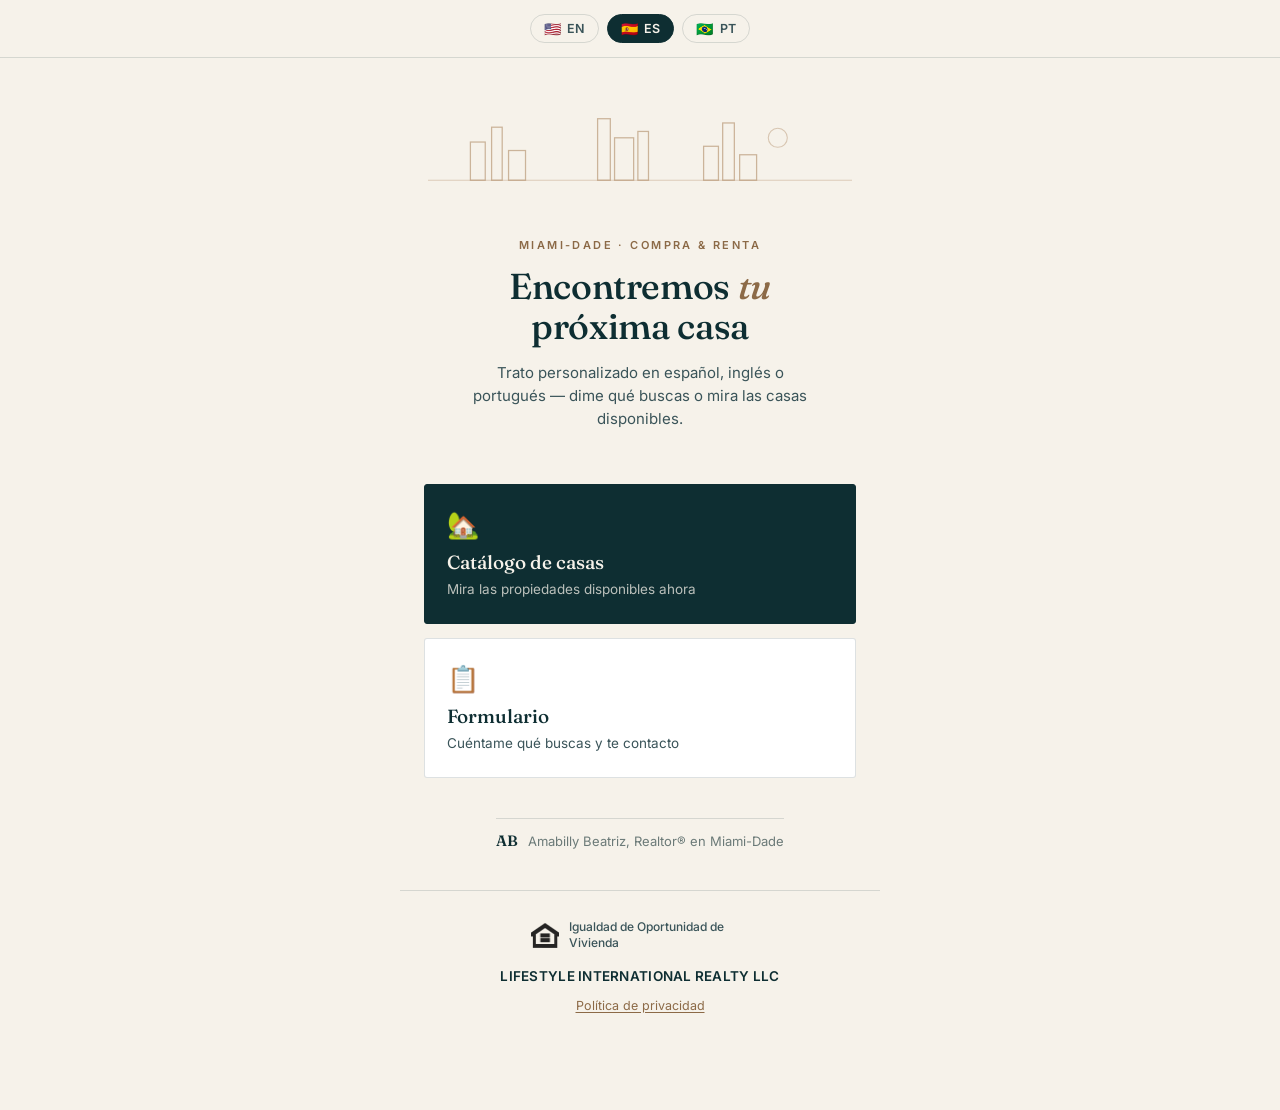
<file: index.html>
<!DOCTYPE html>
<html lang="es">
<head>
<meta charset="UTF-8">
<meta name="viewport" content="width=device-width, initial-scale=1.0">
<title>Amabilly Beatriz, Realtor® — Miami-Dade</title>
<link rel="preconnect" href="https://fonts.googleapis.com">
<link rel="preconnect" href="https://fonts.gstatic.com" crossorigin>
<link href="https://fonts.googleapis.com/css2?family=Fraunces:ital,opsz,wght@0,9..144,300;0,9..144,500;0,9..144,600;1,9..144,500&family=Inter:wght@400;500;600&display=swap" rel="stylesheet">
<link rel="stylesheet" href="/assets/css/site-footer.css">
<script src="/assets/js/site.js"></script>
<style>
  :root{
    --ink: #0E2E32;
    --ink-soft: #3A5459;
    --paper: #F6F2EA;
    --paper-raised: #FFFFFF;
    --brass: #A9825A;
    --brass-deep: #8C6A47;
    --sage: #7C8A73;
    --line: rgba(14,46,50,0.14);
    --text-muted: #6B7A78;
    --radius: 3px;
  }

  *{ box-sizing: border-box; }

  html,body{
    margin:0;
    padding:0;
    background: var(--paper);
    color: var(--ink);
    font-family: 'Inter', -apple-system, sans-serif;
    -webkit-font-smoothing: antialiased;
  }

  @media (prefers-reduced-motion: no-preference){
    .reveal{ animation: rise 0.7s ease-out both; }
    @keyframes rise{
      from{ opacity:0; transform: translateY(10px); }
      to{ opacity:1; transform: translateY(0); }
    }
  }

  .page{ max-width: 480px; margin: 0 auto; padding: 0 0 64px; min-height: 100vh; display: flex; flex-direction: column; }

  .langbar{
    position: sticky;
    top: 0;
    z-index: 10;
    display: flex;
    justify-content: center;
    gap: 8px;
    padding: 14px 16px;
    background: rgba(246,242,234,0.92);
    backdrop-filter: blur(6px);
    border-bottom: 1px solid var(--line);
  }

  .lang-btn{
    display: inline-flex;
    align-items: center;
    gap: 6px;
    background: transparent;
    border: 1px solid var(--line);
    border-radius: 20px;
    padding: 6px 13px;
    font-family: 'Inter', sans-serif;
    font-size: 12.5px;
    font-weight: 600;
    letter-spacing: 0.02em;
    color: var(--ink-soft);
    cursor: pointer;
    transition: background 0.15s ease, color 0.15s ease, border-color 0.15s ease;
  }

  .lang-btn .flag{ font-size: 14px; line-height: 1; }
  .lang-btn:hover{ border-color: var(--brass); color: var(--ink); }
  .lang-btn.active{ background: var(--ink); color: var(--paper); border-color: var(--ink); }

  .hero{ padding: 48px 28px 8px; text-align: center; }
  .skyline{ width: 100%; height: auto; margin-bottom: 22px; }

  .eyebrow{
    font-family: 'Inter', sans-serif;
    font-size: 11px;
    font-weight: 600;
    letter-spacing: 0.22em;
    text-transform: uppercase;
    color: var(--brass-deep);
    margin: 0 0 14px;
  }

  h1{
    font-family: 'Fraunces', serif;
    font-weight: 500;
    font-size: clamp(28px, 7vw, 36px);
    line-height: 1.12;
    letter-spacing: -0.01em;
    margin: 0 0 14px;
    color: var(--ink);
  }

  h1 em{ font-style: italic; font-weight: 500; color: var(--brass-deep); }

  .sub{
    font-size: 15px;
    line-height: 1.55;
    color: var(--ink-soft);
    max-width: 340px;
    margin: 0 auto 18px;
  }

  .signature{
    display: inline-flex;
    align-items: center;
    gap: 10px;
    font-size: 13px;
    color: var(--text-muted);
    padding-top: 12px;
    border-top: 1px solid var(--line);
    margin-top: 4px;
  }

  .signature .mark{
    font-family: 'Fraunces', serif;
    font-weight: 600;
    font-size: 15px;
    color: var(--ink);
    letter-spacing: 0.02em;
  }

  .actions{
    flex: 1;
    display: flex;
    flex-direction: column;
    gap: 14px;
    padding: 28px 24px 0;
    justify-content: center;
  }

  .action-btn{
    display: block;
    background: var(--paper-raised);
    border: 1px solid var(--line);
    border-radius: var(--radius);
    padding: 24px 22px;
    text-decoration: none;
    color: var(--ink);
    transition: transform 0.15s ease, box-shadow 0.15s ease, border-color 0.15s ease;
  }

  .action-btn:hover{ transform: translateY(-2px); box-shadow: 0 8px 24px rgba(14,46,50,0.08); border-color: var(--brass); }

  .action-btn .icon{ font-size: 26px; margin-bottom: 10px; display: block; }

  .action-btn .label{
    font-family: 'Fraunces', serif;
    font-weight: 500;
    font-size: 19px;
    margin-bottom: 4px;
    display: block;
  }

  .action-btn .desc{ font-size: 13.5px; color: var(--ink-soft); line-height: 1.4; }

  .action-btn.primary{ background: var(--ink); border-color: var(--ink); }
  .action-btn.primary .label{ color: var(--paper); }
  .action-btn.primary .desc{ color: rgba(246,242,234,0.75); }
  .action-btn.primary:hover{ background: var(--brass-deep); border-color: var(--brass-deep); }

  .footer-note{
    text-align: center;
    font-size: 12px;
    color: var(--text-muted);
    padding: 36px 24px 0;
  }
</style>
</head>
<body>

<div class="langbar">
  <button type="button" class="lang-btn" data-lang="en" onclick="setLanguage('en')"><span class="flag">🇺🇸</span><span>EN</span></button>
  <button type="button" class="lang-btn active" data-lang="es" onclick="setLanguage('es')"><span class="flag">🇪🇸</span><span>ES</span></button>
  <button type="button" class="lang-btn" data-lang="pt" onclick="setLanguage('pt')"><span class="flag">🇧🇷</span><span>PT</span></button>
</div>

<div class="page" id="page">

  <div class="hero reveal">
    <svg class="skyline" viewBox="0 0 400 100" fill="none" xmlns="http://www.w3.org/2000/svg" aria-hidden="true">
      <line x1="0" y1="70" x2="400" y2="70" stroke="#A9825A" stroke-width="1" opacity="0.35"/>
      <g stroke="#A9825A" stroke-width="1.2" opacity="0.55" fill="none">
        <rect x="40" y="34" width="14" height="36"/>
        <rect x="60" y="20" width="10" height="50"/>
        <rect x="76" y="42" width="16" height="28"/>
        <rect x="160" y="12" width="12" height="58"/>
        <rect x="176" y="30" width="18" height="40"/>
        <rect x="198" y="24" width="10" height="46"/>
        <rect x="260" y="38" width="14" height="32"/>
        <rect x="278" y="16" width="11" height="54"/>
        <rect x="294" y="46" width="16" height="24"/>
      </g>
      <circle cx="330" cy="30" r="9" stroke="#A9825A" stroke-width="1" opacity="0.4" fill="none"/>
    </svg>

    <p class="eyebrow" data-i18n="eyebrow">Miami-Dade · Compra & Renta</p>
    <h1><span data-i18n="h1_1">Encontremos</span> <em data-i18n="h1_em">tu</em><br><span data-i18n="h1_2">próxima casa</span></h1>
    <p class="sub" data-i18n="sub">Trato personalizado en español, inglés o portugués — dime qué buscas o mira las casas disponibles.</p>
  </div>

  <div class="actions">
    <a class="action-btn primary" href="/catalogo/">
      <span class="icon">🏡</span>
      <span class="label" data-i18n="btn_catalogo">Catálogo de casas</span>
      <span class="desc" data-i18n="btn_catalogo_desc">Mira las propiedades disponibles ahora</span>
    </a>
    <a class="action-btn" href="/formulario/">
      <span class="icon">📋</span>
      <span class="label" data-i18n="btn_formulario">Formulario</span>
      <span class="desc" data-i18n="btn_formulario_desc">Cuéntame qué buscas y te contacto</span>
    </a>
  </div>

  <div class="footer-note">
    <div class="signature">
      <span class="mark">AB</span>
      <span data-i18n="signature">Amabilly Beatriz, Realtor® en Miami-Dade</span>
    </div>
  </div>

  <footer class="site-footer" id="siteFooter"></footer>

</div>

<script>
  var currentLang = 'es';

  var dict = {
    es: {
      eyebrow: "Miami-Dade · Compra & Renta",
      h1_1: "Encontremos", h1_em: "tu", h1_2: "próxima casa",
      sub: "Trato personalizado en español, inglés o portugués — dime qué buscas o mira las casas disponibles.",
      signature: "Amabilly Beatriz, Realtor® en Miami-Dade",
      btn_catalogo: "Catálogo de casas",
      btn_catalogo_desc: "Mira las propiedades disponibles ahora",
      btn_formulario: "Formulario",
      btn_formulario_desc: "Cuéntame qué buscas y te contacto"
    },
    en: {
      eyebrow: "Miami-Dade · Buy & Rent",
      h1_1: "Let's find", h1_em: "your", h1_2: "next home",
      sub: "Personalized service in English, Spanish, or Portuguese — tell me what you need or browse available homes.",
      signature: "Amabilly Beatriz, Realtor® in Miami-Dade",
      btn_catalogo: "Home catalog",
      btn_catalogo_desc: "See the properties available now",
      btn_formulario: "Form",
      btn_formulario_desc: "Tell me what you're looking for"
    },
    pt: {
      eyebrow: "Miami-Dade · Compra & Aluguel",
      h1_1: "Vamos encontrar", h1_em: "sua", h1_2: "próxima casa",
      sub: "Atendimento personalizado em português, espanhol ou inglês — me conte o que procura ou veja as casas disponíveis.",
      signature: "Amabilly Beatriz, Realtor® em Miami-Dade",
      btn_catalogo: "Catálogo de casas",
      btn_catalogo_desc: "Veja os imóveis disponíveis agora",
      btn_formulario: "Formulário",
      btn_formulario_desc: "Me conte o que você procura"
    }
  };

  function applyStaticTranslations(){
    document.querySelectorAll('[data-i18n]').forEach(function(el){
      var key = el.getAttribute('data-i18n');
      if (dict[currentLang][key] !== undefined) el.textContent = dict[currentLang][key];
    });
  }

  function setLanguage(lang){
    currentLang = lang;
    document.documentElement.lang = lang;
    document.querySelectorAll('.lang-btn').forEach(function(b){
      b.classList.toggle('active', b.getAttribute('data-lang') === lang);
    });
    applyStaticTranslations();
    renderSiteFooter(lang);
    saveLang(lang);
  }

  setLanguage(getSavedLang('es'));
</script>

</body>
</html>
</file>
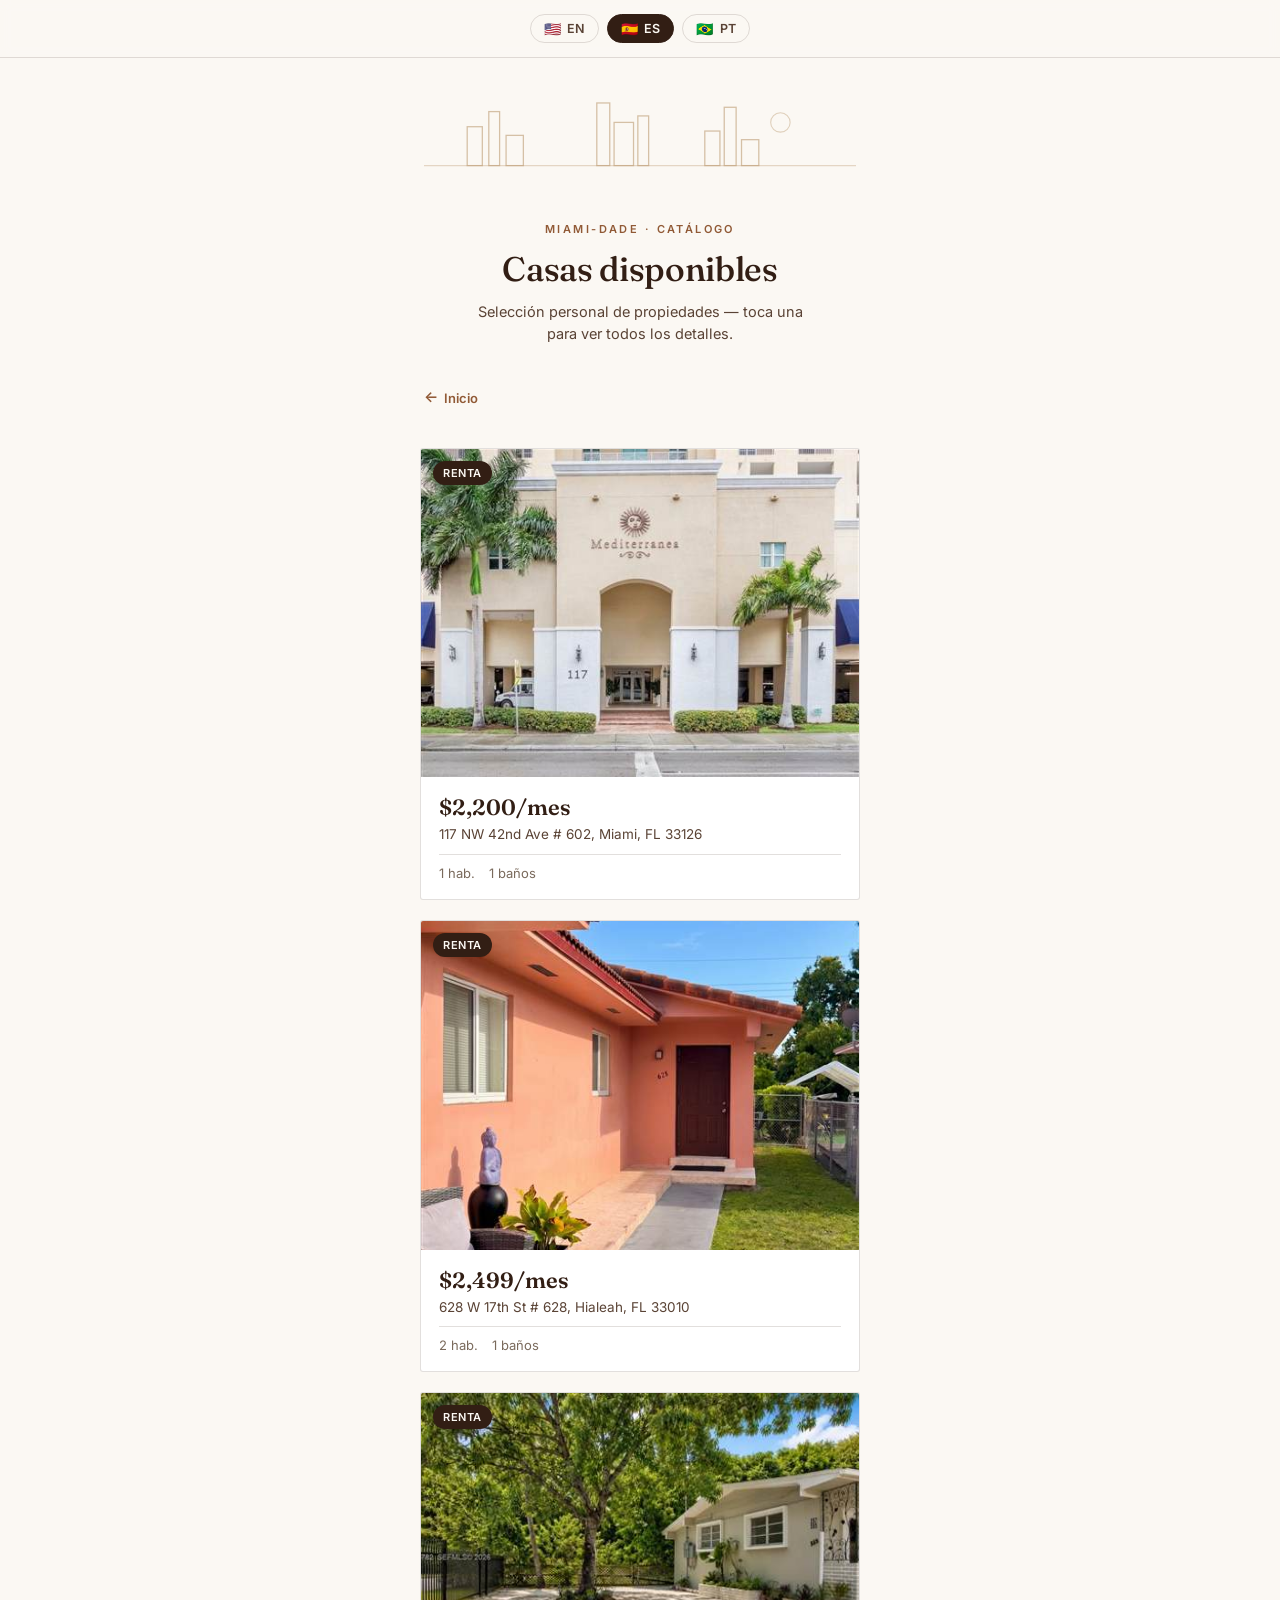
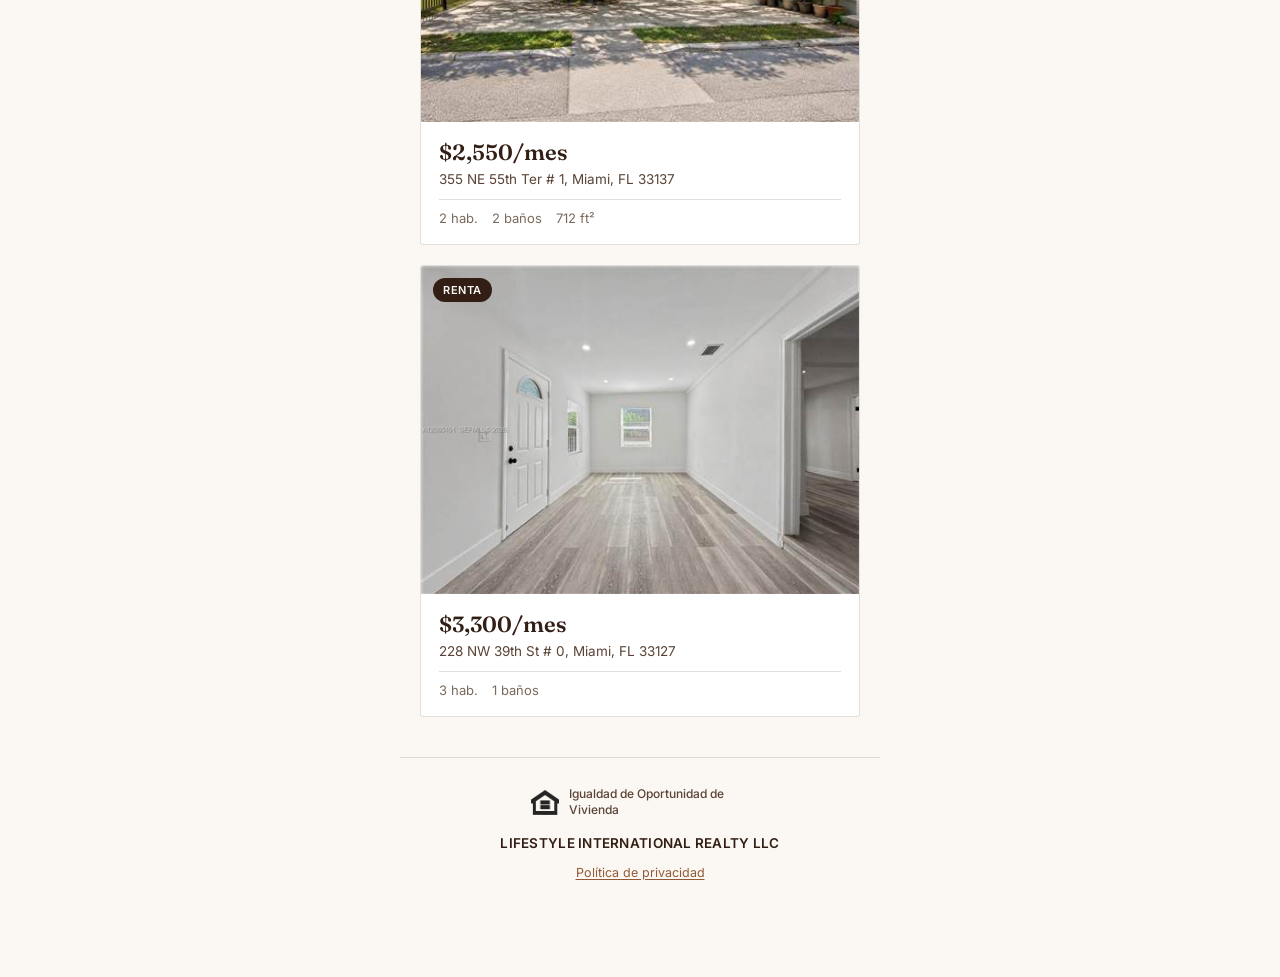
<file: catalogo/index.html>
<!DOCTYPE html>
<html lang="es">
<head>
<meta charset="UTF-8">
<meta name="viewport" content="width=device-width, initial-scale=1.0">
<title>Catálogo de casas — Amabilly Beatriz</title>
<link rel="preconnect" href="https://fonts.googleapis.com">
<link rel="preconnect" href="https://fonts.gstatic.com" crossorigin>
<link href="https://fonts.googleapis.com/css2?family=Fraunces:ital,opsz,wght@0,9..144,300;0,9..144,500;0,9..144,600;1,9..144,500&family=Inter:wght@400;500;600&display=swap" rel="stylesheet">
<link rel="stylesheet" href="/assets/css/catalogo.css">
<link rel="stylesheet" href="/assets/css/site-footer.css">
<script src="/assets/js/site.js"></script>
</head>
<body>

<div class="langbar">
  <button type="button" class="lang-btn" data-lang="en" onclick="setLanguage('en')"><span class="flag">🇺🇸</span><span>EN</span></button>
  <button type="button" class="lang-btn active" data-lang="es" onclick="setLanguage('es')"><span class="flag">🇪🇸</span><span>ES</span></button>
  <button type="button" class="lang-btn" data-lang="pt" onclick="setLanguage('pt')"><span class="flag">🇧🇷</span><span>PT</span></button>
</div>

<div class="page" id="page">

  <div class="hero reveal">
    <svg class="skyline" viewBox="0 0 400 100" fill="none" xmlns="http://www.w3.org/2000/svg" aria-hidden="true">
      <line x1="0" y1="70" x2="400" y2="70" stroke="#B79367" stroke-width="1" opacity="0.35"/>
      <g stroke="#B79367" stroke-width="1.2" opacity="0.55" fill="none">
        <rect x="40" y="34" width="14" height="36"/>
        <rect x="60" y="20" width="10" height="50"/>
        <rect x="76" y="42" width="16" height="28"/>
        <rect x="160" y="12" width="12" height="58"/>
        <rect x="176" y="30" width="18" height="40"/>
        <rect x="198" y="24" width="10" height="46"/>
        <rect x="260" y="38" width="14" height="32"/>
        <rect x="278" y="16" width="11" height="54"/>
        <rect x="294" y="46" width="16" height="24"/>
      </g>
      <circle cx="330" cy="30" r="9" stroke="#B79367" stroke-width="1" opacity="0.4" fill="none"/>
    </svg>

    <p class="eyebrow" data-i18n="eyebrow_catalogo">Miami-Dade · Catálogo</p>
    <h1 data-i18n="h1_catalogo">Casas disponibles</h1>
    <p class="sub" data-i18n="sub_catalogo">Selección personal de propiedades — toca una para ver todos los detalles.</p>
  </div>

  <a class="back-link" href="/"><span class="arrow">←</span><span data-i18n="back_link_home">Inicio</span></a>

  <div class="grid" id="grid"></div>
  <div class="empty-state" id="emptyState" style="display:none" data-i18n="empty_catalogo">Muy pronto más propiedades por aquí.</div>

  <footer class="site-footer" id="siteFooter"></footer>

</div>

<script src="/catalogo/data.js"></script>
<script>
  var currentLang = 'es';

  function fmtPrice(p, t){
    var amount = '$' + p.price.toLocaleString('en-US');
    return p.operation === 'renta' ? amount + t.price_per_month : amount;
  }

  function renderGrid(){
    var grid = document.getElementById('grid');
    var t = CATALOGO_UI[currentLang];
    if (!PROPERTIES.length){
      grid.innerHTML = '';
      document.getElementById('emptyState').style.display = 'block';
      return;
    }
    document.getElementById('emptyState').style.display = 'none';
    grid.innerHTML = PROPERTIES.map(function(p){
      var specs = [
        '<span>' + p.beds + ' ' + t.spec_beds + '</span>',
        '<span>' + p.baths + ' ' + t.spec_baths + '</span>'
      ];
      if (p.sqft) specs.push('<span>' + p.sqft.toLocaleString('en-US') + ' ' + t.spec_sqft + '</span>');
      return '' +
        '<a class="card reveal" href="/catalogo/' + p.slug + '/">' +
          '<div class="card-img-wrap">' +
            '<span class="badge">' + (p.operation === 'renta' ? t.badge_renta : t.badge_venta) + '</span>' +
            '<img src="' + p.images.cover + '" alt="' + p.title[currentLang] + '" loading="lazy">' +
          '</div>' +
          '<div class="card-body">' +
            '<p class="card-price">' + fmtPrice(p, t) + '</p>' +
            '<p class="card-address">' + p.address + '</p>' +
            '<div class="card-specs">' + specs.join('') + '</div>' +
          '</div>' +
        '</a>';
    }).join('');
  }

  function applyStaticTranslations(){
    var t = CATALOGO_UI[currentLang];
    document.querySelectorAll('[data-i18n]').forEach(function(el){
      var key = el.getAttribute('data-i18n');
      if (t[key] !== undefined) el.textContent = t[key];
    });
  }

  var homeLabel = { es: 'Inicio', en: 'Home', pt: 'Início' };

  function setLanguage(lang){
    currentLang = lang;
    document.documentElement.lang = lang;
    document.querySelectorAll('.lang-btn').forEach(function(b){
      b.classList.toggle('active', b.getAttribute('data-lang') === lang);
    });
    document.querySelector('[data-i18n="back_link_home"]').textContent = homeLabel[lang];
    applyStaticTranslations();
    renderGrid();
    renderSiteFooter(lang);
    saveLang(lang);
  }

  setLanguage(getSavedLang('es'));
</script>

</body>
</html>
</file>
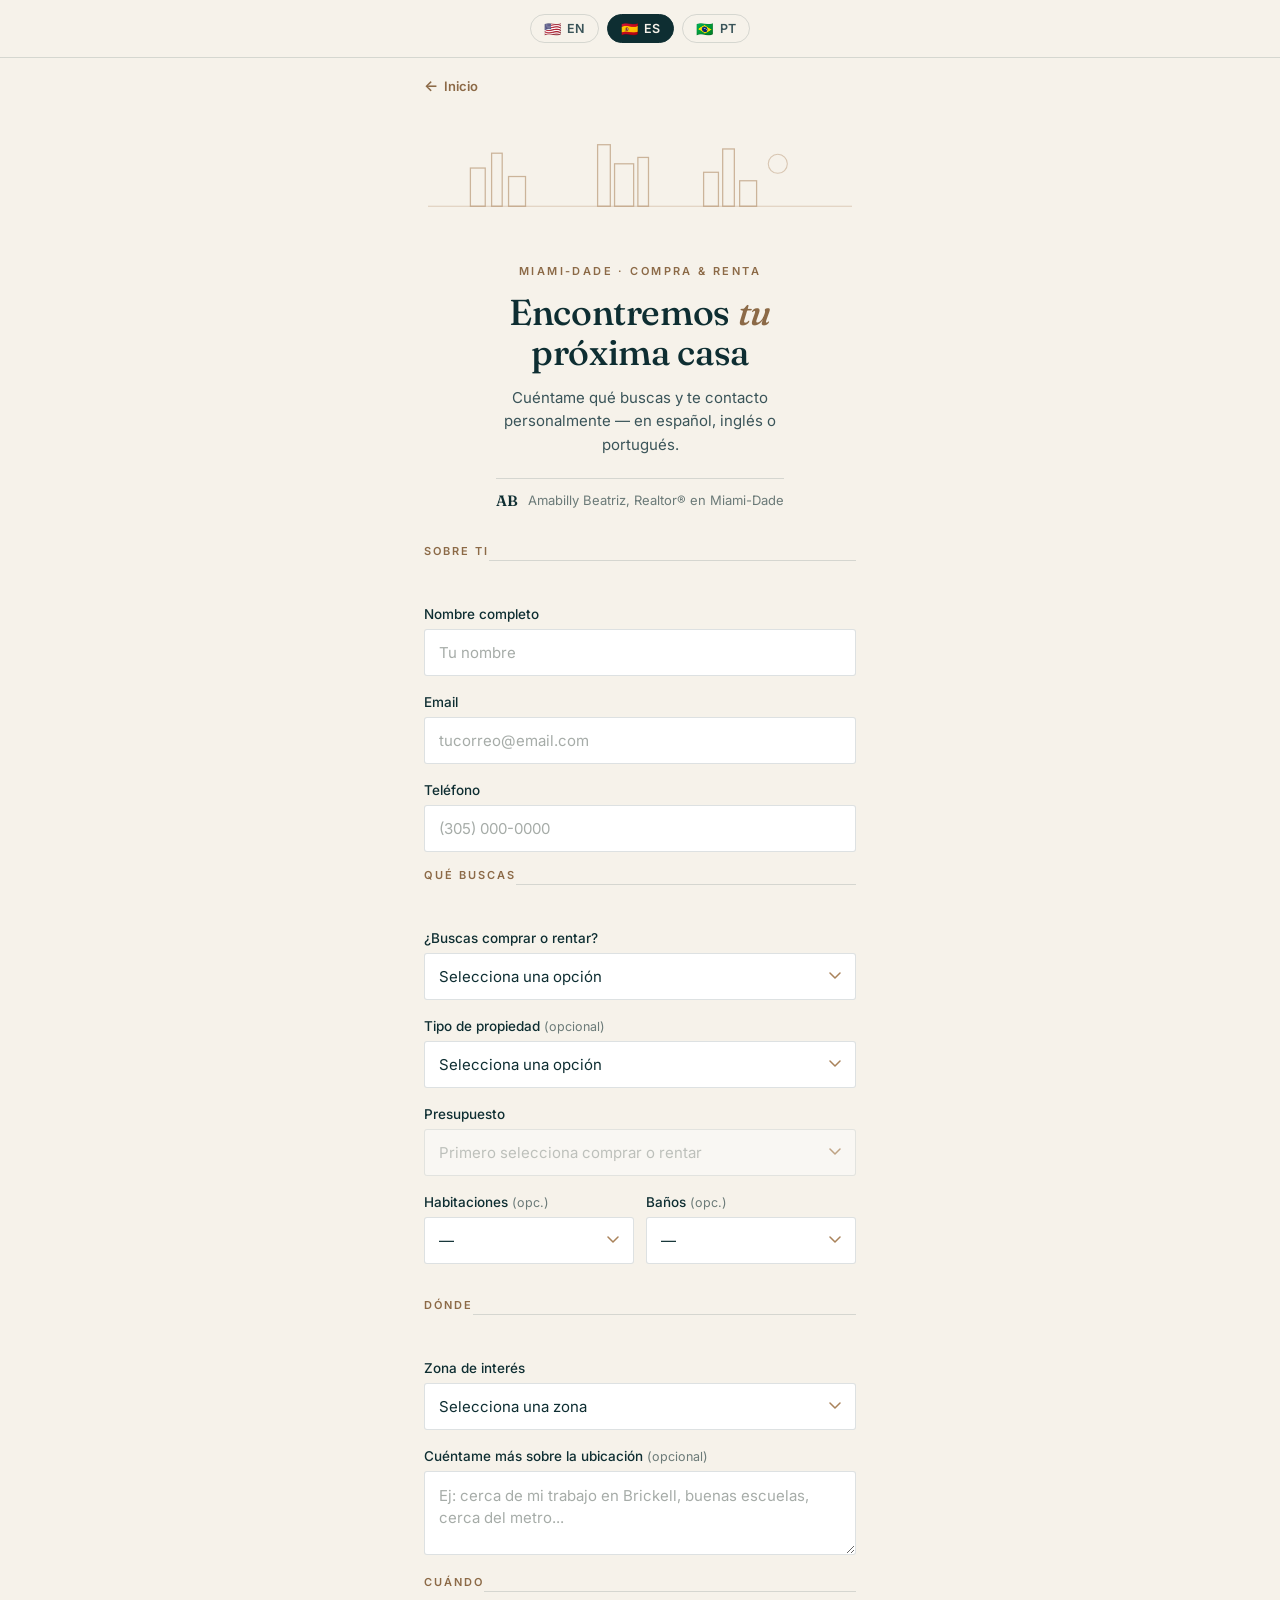
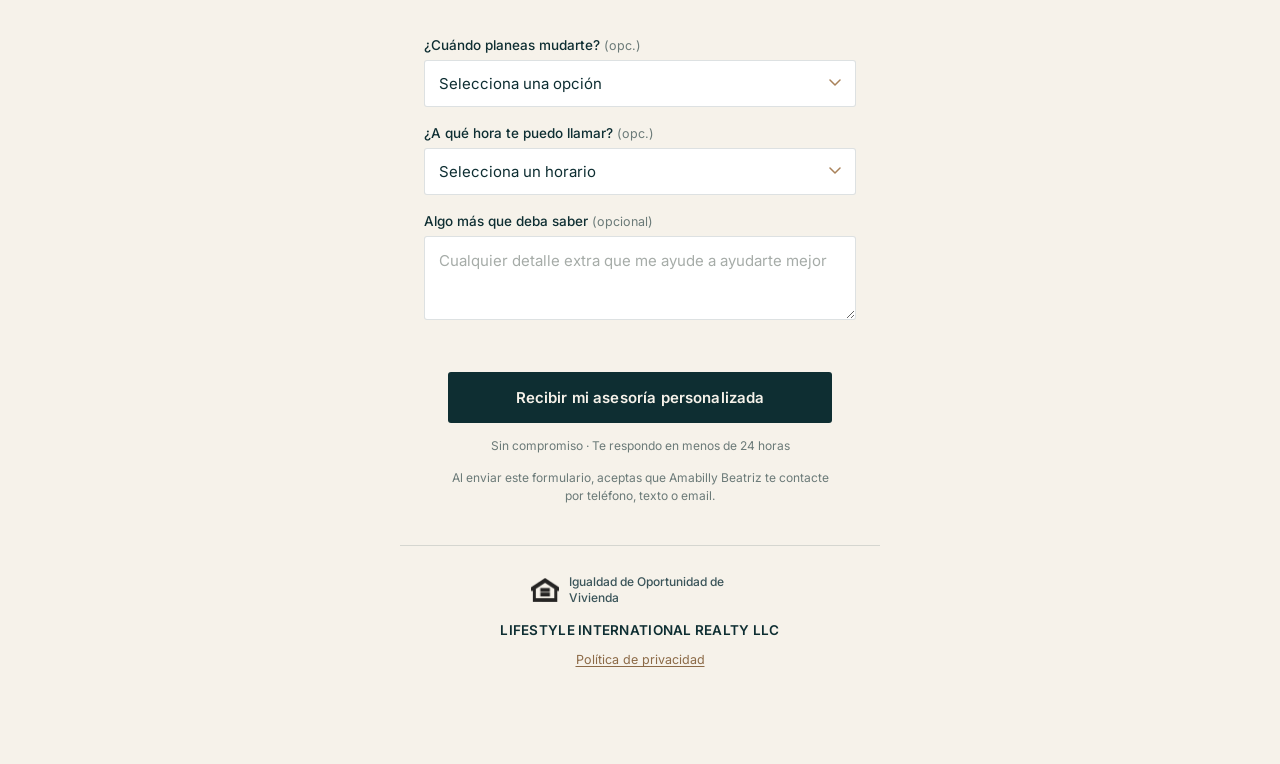
<file: formulario/index.html>
<!DOCTYPE html>
<html lang="es">
<head>
<meta charset="UTF-8">
<meta name="viewport" content="width=device-width, initial-scale=1.0">
<title>Encontremos tu próxima casa — Amabilly Beatriz</title>
<link rel="preconnect" href="https://fonts.googleapis.com">
<link rel="preconnect" href="https://fonts.gstatic.com" crossorigin>
<link href="https://fonts.googleapis.com/css2?family=Fraunces:ital,opsz,wght@0,9..144,300;0,9..144,500;0,9..144,600;1,9..144,500&family=Inter:wght@400;500;600&display=swap" rel="stylesheet">
<link rel="stylesheet" href="/assets/css/site-footer.css">
<script src="/assets/js/site.js"></script>
<style>
  :root{
    --ink: #0E2E32;
    --ink-soft: #3A5459;
    --paper: #F6F2EA;
    --paper-raised: #FFFFFF;
    --brass: #A9825A;
    --brass-deep: #8C6A47;
    --sage: #7C8A73;
    --line: rgba(14,46,50,0.14);
    --text-muted: #6B7A78;
    --radius: 3px;
  }

  *{ box-sizing: border-box; }

  html,body{
    margin:0;
    padding:0;
    background: var(--paper);
    color: var(--ink);
    font-family: 'Inter', -apple-system, sans-serif;
    -webkit-font-smoothing: antialiased;
  }

  @media (prefers-reduced-motion: no-preference){
    .reveal{ animation: rise 0.7s ease-out both; }
    @keyframes rise{
      from{ opacity:0; transform: translateY(10px); }
      to{ opacity:1; transform: translateY(0); }
    }
  }

  .page{ max-width: 480px; margin: 0 auto; padding: 0 0 64px; }

  /* ---------- language switcher ---------- */
  .langbar{
    position: sticky;
    top: 0;
    z-index: 10;
    display: flex;
    justify-content: center;
    gap: 8px;
    padding: 14px 16px;
    background: rgba(246,242,234,0.92);
    backdrop-filter: blur(6px);
    border-bottom: 1px solid var(--line);
  }

  .lang-btn{
    display: inline-flex;
    align-items: center;
    gap: 6px;
    background: transparent;
    border: 1px solid var(--line);
    border-radius: 20px;
    padding: 6px 13px;
    font-family: 'Inter', sans-serif;
    font-size: 12.5px;
    font-weight: 600;
    letter-spacing: 0.02em;
    color: var(--ink-soft);
    cursor: pointer;
    transition: background 0.15s ease, color 0.15s ease, border-color 0.15s ease;
  }

  .lang-btn .flag{ font-size: 14px; line-height: 1; }

  .lang-btn:hover{ border-color: var(--brass); color: var(--ink); }

  .lang-btn.active{
    background: var(--ink);
    color: var(--paper);
    border-color: var(--ink);
  }

  /* ---------- back link ---------- */
  .back-link{
    display: inline-flex;
    align-items: center;
    gap: 6px;
    font-size: 13px;
    font-weight: 600;
    color: var(--brass-deep);
    padding: 20px 24px 0;
    text-decoration: none;
    transition: color 0.15s ease;
  }

  .back-link:hover{ color: var(--ink); }

  .back-link .arrow{
    display: inline-block;
    font-size: 15px;
    line-height: 1;
    transform: translateY(-1px);
  }

  /* ---------- header / skyline ---------- */
  .hero{ padding: 36px 28px 28px; text-align: center; }

  .skyline{ width: 100%; height: auto; margin-bottom: 22px; }

  .eyebrow{
    font-family: 'Inter', sans-serif;
    font-size: 11px;
    font-weight: 600;
    letter-spacing: 0.22em;
    text-transform: uppercase;
    color: var(--brass-deep);
    margin: 0 0 14px;
  }

  h1{
    font-family: 'Fraunces', serif;
    font-weight: 500;
    font-size: clamp(28px, 7vw, 36px);
    line-height: 1.12;
    letter-spacing: -0.01em;
    margin: 0 0 14px;
    color: var(--ink);
  }

  h1 em{ font-style: italic; font-weight: 500; color: var(--brass-deep); }

  .sub{
    font-size: 15px;
    line-height: 1.55;
    color: var(--ink-soft);
    max-width: 340px;
    margin: 0 auto 18px;
  }

  .signature{
    display: inline-flex;
    align-items: center;
    gap: 10px;
    font-size: 13px;
    color: var(--text-muted);
    padding-top: 12px;
    border-top: 1px solid var(--line);
    margin-top: 4px;
  }

  .signature .mark{
    font-family: 'Fraunces', serif;
    font-weight: 600;
    font-size: 15px;
    color: var(--ink);
    letter-spacing: 0.02em;
  }

  /* ---------- form ---------- */
  form{ padding: 6px 24px 0; }

  fieldset{
    border: none;
    margin: 0 0 8px;
    padding: 28px 0 8px;
    border-top: 1px solid var(--line);
  }

  legend{
    font-family: 'Inter', sans-serif;
    font-size: 11px;
    font-weight: 600;
    letter-spacing: 0.18em;
    text-transform: uppercase;
    color: var(--brass-deep);
    padding: 0 0 20px;
  }

  .field{ margin-bottom: 18px; }
  .field:last-child{ margin-bottom: 0; }

  label{
    display: block;
    font-size: 13.5px;
    font-weight: 500;
    color: var(--ink);
    margin-bottom: 7px;
  }

  label .opt{ font-weight: 400; color: var(--text-muted); font-size: 12.5px; }

  input[type="text"], input[type="email"], input[type="tel"], select, textarea{
    width: 100%;
    background: var(--paper-raised);
    border: 1px solid var(--line);
    border-radius: var(--radius);
    padding: 13px 14px;
    font-family: 'Inter', sans-serif;
    font-size: 15px;
    color: var(--ink);
    appearance: none;
    -webkit-appearance: none;
    transition: border-color 0.15s ease;
  }

  input::placeholder, textarea::placeholder{ color: #A6ACA8; }

  input:focus, select:focus, textarea:focus{
    outline: none;
    border-color: var(--brass);
    box-shadow: 0 0 0 3px rgba(169,130,90,0.15);
  }

  select{
    background-image: url("data:image/svg+xml;utf8,<svg xmlns='http://www.w3.org/2000/svg' width='12' height='8' viewBox='0 0 12 8'><path d='M1 1L6 6L11 1' stroke='%23A9825A' stroke-width='1.5' fill='none' stroke-linecap='round' stroke-linejoin='round'/></svg>");
    background-repeat: no-repeat;
    background-position: right 14px center;
    padding-right: 36px;
  }

  select:disabled{ color: #A6ACA8; background-color: #FBFAF7; }
  select option{ color: var(--ink); }

  textarea{ resize: vertical; min-height: 84px; line-height: 1.5; }

  .row2{ display: grid; grid-template-columns: 1fr 1fr; gap: 12px; }

  /* ---------- submit ---------- */
  .submit-wrap{ padding: 32px 24px 0; }

  button[type="submit"]{
    width: 100%;
    background: var(--ink);
    color: var(--paper);
    border: none;
    border-radius: var(--radius);
    padding: 16px 20px;
    font-family: 'Inter', sans-serif;
    font-size: 15px;
    font-weight: 600;
    letter-spacing: 0.01em;
    cursor: pointer;
    transition: background 0.15s ease;
  }

  button[type="submit"]:hover{ background: var(--brass-deep); }
  button[type="submit"]:active{ background: var(--brass); }

  .fineprint{
    text-align: center;
    font-size: 12px;
    color: var(--text-muted);
    margin-top: 14px;
    line-height: 1.5;
  }

  .error-msg{
    display: none;
    text-align: center;
    font-size: 13px;
    color: #B3543B;
    margin-top: 12px;
  }

  .error-msg.active{ display: block; }

  button[type="submit"]:disabled{
    opacity: 0.6;
    cursor: default;
  }

  /* ---------- confirmation ---------- */
  .confirm{ display: none; padding: 64px 32px 40px; text-align: center; }
  .confirm.active{ display: block; }
  .page.submitted form, .page.submitted .hero{ display: none; }

  .check{
    width: 46px;
    height: 46px;
    margin: 0 auto 22px;
    border-radius: 50%;
    border: 1.5px solid var(--sage);
    display: flex;
    align-items: center;
    justify-content: center;
  }

  .confirm h2{
    font-family: 'Fraunces', serif;
    font-weight: 500;
    font-size: 26px;
    margin: 0 0 12px;
  }

  .confirm p{
    font-size: 15px;
    color: var(--ink-soft);
    line-height: 1.6;
    max-width: 320px;
    margin: 0 auto;
  }

  .confirm .who{ color: var(--brass-deep); font-weight: 600; }
</style>
</head>
<body>

<div class="langbar">
  <button type="button" class="lang-btn" data-lang="en" onclick="setLanguage('en')"><span class="flag">🇺🇸</span><span>EN</span></button>
  <button type="button" class="lang-btn active" data-lang="es" onclick="setLanguage('es')"><span class="flag">🇪🇸</span><span>ES</span></button>
  <button type="button" class="lang-btn" data-lang="pt" onclick="setLanguage('pt')"><span class="flag">🇧🇷</span><span>PT</span></button>
</div>

<div class="page" id="page">

  <a class="back-link" href="/"><span class="arrow">←</span><span data-i18n="back_link_home">Inicio</span></a>

  <div class="hero reveal">
    <svg class="skyline" viewBox="0 0 400 100" fill="none" xmlns="http://www.w3.org/2000/svg" aria-hidden="true">
      <line x1="0" y1="70" x2="400" y2="70" stroke="#A9825A" stroke-width="1" opacity="0.35"/>
      <g stroke="#A9825A" stroke-width="1.2" opacity="0.55" fill="none">
        <rect x="40" y="34" width="14" height="36"/>
        <rect x="60" y="20" width="10" height="50"/>
        <rect x="76" y="42" width="16" height="28"/>
        <rect x="160" y="12" width="12" height="58"/>
        <rect x="176" y="30" width="18" height="40"/>
        <rect x="198" y="24" width="10" height="46"/>
        <rect x="260" y="38" width="14" height="32"/>
        <rect x="278" y="16" width="11" height="54"/>
        <rect x="294" y="46" width="16" height="24"/>
      </g>
      <circle cx="330" cy="30" r="9" stroke="#A9825A" stroke-width="1" opacity="0.4" fill="none"/>
    </svg>

    <p class="eyebrow" data-i18n="eyebrow">Miami-Dade · Compra & Renta</p>
    <h1><span data-i18n="h1_1">Encontremos</span> <em data-i18n="h1_em">tu</em><br><span data-i18n="h1_2">próxima casa</span></h1>
    <p class="sub" data-i18n="sub">Cuéntame qué buscas y te contacto personalmente — en español, inglés o portugués.</p>

    <div class="signature">
      <span class="mark">AB</span>
      <span data-i18n="signature">Amabilly Beatriz, Realtor® en Miami-Dade</span>
    </div>
  </div>

  <form id="leadForm" action="https://formspree.io/f/mlgqzvzd" method="POST">
    <input type="hidden" name="_subject" value="Nuevo lead desde Instagram">

    <fieldset>
      <legend data-i18n="legend_sobre_ti">Sobre ti</legend>
      <div class="field">
        <label for="nombre" data-i18n="label_nombre">Nombre completo</label>
        <input type="text" id="nombre" name="nombre" data-i18n-placeholder="ph_nombre" placeholder="Tu nombre" required>
      </div>
      <div class="field">
        <label for="email" data-i18n="label_email">Email</label>
        <input type="email" id="email" name="email" data-i18n-placeholder="ph_email" placeholder="tucorreo@email.com" required>
      </div>
      <div class="field">
        <label for="telefono" data-i18n="label_telefono">Teléfono</label>
        <input type="tel" id="telefono" name="telefono" placeholder="(305) 000-0000" required>
      </div>
    </fieldset>

    <fieldset>
      <legend data-i18n="legend_que_buscas">Qué buscas</legend>

      <div class="field">
        <label for="operacion" data-i18n="label_operacion">¿Buscas comprar o rentar?</label>
        <select id="operacion" name="operacion" required>
          <option value="" disabled selected data-i18n="select_option_placeholder">Selecciona una opción</option>
          <option value="comprar" data-i18n="op_comprar">Comprar</option>
          <option value="rentar" data-i18n="op_rentar">Rentar</option>
          <option value="explorando" data-i18n="op_explorando">Todavía explorando opciones</option>
        </select>
      </div>

      <div class="field">
        <label for="tipoPropiedad"><span data-i18n="label_tipoPropiedad">Tipo de propiedad</span> <span class="opt" data-i18n="opt_full">(opcional)</span></label>
        <select id="tipoPropiedad" name="tipoPropiedad">
          <option value="" disabled selected data-i18n="select_option_placeholder">Selecciona una opción</option>
          <option value="casa" data-i18n="tp_casa">Casa unifamiliar</option>
          <option value="condo" data-i18n="tp_condo">Condo o apartamento</option>
          <option value="townhouse" data-i18n="tp_townhouse">Townhouse</option>
          <option value="no-seguro" data-i18n="tp_no_seguro">No estoy seguro todavía</option>
        </select>
      </div>

      <div class="field">
        <label for="presupuesto" data-i18n="label_presupuesto">Presupuesto</label>
        <select id="presupuesto" name="presupuesto" required disabled>
          <option value="" selected data-i18n="presupuesto_locked">Primero selecciona comprar o rentar</option>
        </select>
      </div>

      <div class="row2">
        <div class="field">
          <label for="habitaciones"><span data-i18n="label_habitaciones">Habitaciones</span> <span class="opt" data-i18n="opt_short">(opc.)</span></label>
          <select id="habitaciones" name="habitaciones">
            <option value="" disabled selected>—</option>
            <option value="estudio" data-i18n="hab_estudio">Estudio</option>
            <option value="1">1</option>
            <option value="2">2</option>
            <option value="3">3</option>
            <option value="4">4</option>
            <option value="5+">5+</option>
          </select>
        </div>
        <div class="field">
          <label for="banos"><span data-i18n="label_banos">Baños</span> <span class="opt" data-i18n="opt_short">(opc.)</span></label>
          <select id="banos" name="banos">
            <option value="" disabled selected>—</option>
            <option value="1">1</option>
            <option value="1.5">1.5</option>
            <option value="2">2</option>
            <option value="2.5">2.5</option>
            <option value="3+">3+</option>
          </select>
        </div>
      </div>
    </fieldset>

    <fieldset>
      <legend data-i18n="legend_donde">Dónde</legend>

      <div class="field">
        <label for="zona" data-i18n="label_zona">Zona de interés</label>
        <select id="zona" name="zona" required>
          <option value="" disabled selected data-i18n="zona_placeholder">Selecciona una zona</option>
          <option value="brickell">Brickell</option>
          <option value="downtown">Downtown Miami</option>
          <option value="wynwood-edgewater">Wynwood / Edgewater</option>
          <option value="coral-gables">Coral Gables</option>
          <option value="coconut-grove">Coconut Grove</option>
          <option value="doral">Doral</option>
          <option value="kendall">Kendall</option>
          <option value="miami-beach">Miami Beach</option>
          <option value="aventura">Aventura</option>
          <option value="hialeah">Hialeah</option>
          <option value="homestead">Homestead</option>
          <option value="cutler-bay">Cutler Bay</option>
          <option value="otra" data-i18n="zona_otra">Otra zona</option>
        </select>
      </div>

      <div class="field">
        <label for="detalleZona"><span data-i18n="label_detalleZona">Cuéntame más sobre la ubicación</span> <span class="opt" data-i18n="opt_full">(opcional)</span></label>
        <textarea id="detalleZona" name="detalleZona" data-i18n-placeholder="ph_detalleZona" placeholder="Ej: cerca de mi trabajo en Brickell, buenas escuelas, cerca del metro..."></textarea>
      </div>
    </fieldset>

    <fieldset>
      <legend data-i18n="legend_cuando">Cuándo</legend>
      <div class="field">
        <label for="timeline"><span data-i18n="label_timeline">¿Cuándo planeas mudarte?</span> <span class="opt" data-i18n="opt_short">(opc.)</span></label>
        <select id="timeline" name="timeline">
          <option value="" disabled selected data-i18n="select_option_placeholder">Selecciona una opción</option>
          <option value="asap" data-i18n="tl_asap">Lo antes posible</option>
          <option value="1-3" data-i18n="tl_1_3">En 1 a 3 meses</option>
          <option value="3-6" data-i18n="tl_3_6">En 3 a 6 meses</option>
          <option value="explorando" data-i18n="tl_explorando">Solo estoy explorando</option>
        </select>
      </div>
      <div class="field">
        <label for="horaLlamada"><span data-i18n="label_horaLlamada">¿A qué hora te puedo llamar?</span> <span class="opt" data-i18n="opt_short">(opc.)</span></label>
        <select id="horaLlamada" name="horaLlamada">
          <option value="" disabled selected data-i18n="hora_placeholder">Selecciona un horario</option>
          <option value="manana" data-i18n="hora_manana">Mañana (9am – 12pm)</option>
          <option value="tarde" data-i18n="hora_tarde">Tarde (12pm – 4pm)</option>
          <option value="tarde-noche" data-i18n="hora_tardenoche">Tarde-noche (4pm – 7pm)</option>
          <option value="cualquiera" data-i18n="hora_cualquiera">Cualquier hora</option>
        </select>
      </div>
      <div class="field">
        <label for="comentario"><span data-i18n="label_comentario">Algo más que deba saber</span> <span class="opt" data-i18n="opt_full">(opcional)</span></label>
        <textarea id="comentario" name="comentario" data-i18n-placeholder="ph_comentario" placeholder="Cualquier detalle extra que me ayude a ayudarte mejor"></textarea>
      </div>
    </fieldset>

    <div class="submit-wrap">
      <button type="submit" data-i18n="submit_btn">Recibir mi asesoría personalizada</button>
      <p class="fineprint" data-i18n="fineprint">Sin compromiso · Te respondo en menos de 24 horas</p>
      <p class="fineprint" data-i18n="tcpa_consent">Al enviar este formulario, aceptas que Amabilly Beatriz te contacte por teléfono, texto o email.</p>
      <p class="error-msg" id="errorMsg" data-i18n="error_msg">Hubo un problema al enviar. Intenta de nuevo.</p>
    </div>

  </form>

  <div class="confirm" id="confirm">
    <div class="check">
      <svg width="18" height="14" viewBox="0 0 18 14" fill="none">
        <path d="M1 7L6.5 12.5L17 1" stroke="#7C8A73" stroke-width="2" stroke-linecap="round" stroke-linejoin="round"/>
      </svg>
    </div>
    <h2><span class="who" id="confirmName">gracias</span></h2>
    <p id="confirmText">Recibí tu información. Te voy a escribir muy pronto.</p>
  </div>

  <footer class="site-footer" id="siteFooter"></footer>

</div>

<script>
  var currentLang = 'es';
  var currentOperacion = '';

  var dict = {
    es: {
      back_link_home: "Inicio",
      eyebrow: "Miami-Dade · Compra & Renta",
      h1_1: "Encontremos", h1_em: "tu", h1_2: "próxima casa",
      sub: "Cuéntame qué buscas y te contacto personalmente — en español, inglés o portugués.",
      signature: "Amabilly Beatriz, Realtor® en Miami-Dade",
      legend_sobre_ti: "Sobre ti", legend_que_buscas: "Qué buscas", legend_donde: "Dónde", legend_cuando: "Cuándo",
      label_nombre: "Nombre completo", label_email: "Email", label_telefono: "Teléfono",
      label_operacion: "¿Buscas comprar o rentar?", label_tipoPropiedad: "Tipo de propiedad",
      label_presupuesto: "Presupuesto", label_habitaciones: "Habitaciones", label_banos: "Baños",
      label_zona: "Zona de interés", label_detalleZona: "Cuéntame más sobre la ubicación",
      label_timeline: "¿Cuándo planeas mudarte?", label_comentario: "Algo más que deba saber",
      label_horaLlamada: "¿A qué hora te puedo llamar?",
      opt_full: "(opcional)", opt_short: "(opc.)",
      ph_nombre: "Tu nombre", ph_email: "tucorreo@email.com",
      ph_detalleZona: "Ej: cerca de mi trabajo en Brickell, buenas escuelas, cerca del metro...",
      ph_comentario: "Cualquier detalle extra que me ayude a ayudarte mejor",
      select_option_placeholder: "Selecciona una opción",
      op_comprar: "Comprar", op_rentar: "Rentar", op_explorando: "Todavía explorando opciones",
      tp_casa: "Casa unifamiliar", tp_condo: "Condo o apartamento", tp_townhouse: "Townhouse", tp_no_seguro: "No estoy seguro todavía",
      presupuesto_locked: "Primero selecciona comprar o rentar", presupuesto_placeholder: "Selecciona un rango",
      hab_estudio: "Estudio",
      zona_placeholder: "Selecciona una zona", zona_otra: "Otra zona",
      tl_asap: "Lo antes posible", tl_1_3: "En 1 a 3 meses", tl_3_6: "En 3 a 6 meses", tl_explorando: "Solo estoy explorando",
      hora_placeholder: "Selecciona un horario",
      hora_manana: "Mañana (9am – 12pm)", hora_tarde: "Tarde (12pm – 4pm)", hora_tardenoche: "Tarde-noche (4pm – 7pm)", hora_cualquiera: "Cualquier hora",
      submit_btn: "Recibir mi asesoría personalizada",
      fineprint: "Sin compromiso · Te respondo en menos de 24 horas",
      tcpa_consent: "Al enviar este formulario, aceptas que Amabilly Beatriz te contacte por teléfono, texto o email.",
      error_msg: "Hubo un problema al enviar. Intenta de nuevo."
    },
    en: {
      back_link_home: "Home",
      eyebrow: "Miami-Dade · Buy & Rent",
      h1_1: "Let's find", h1_em: "your", h1_2: "next home",
      sub: "Tell me what you're looking for and I'll reach out personally — in English, Spanish, or Portuguese.",
      signature: "Amabilly Beatriz, Realtor® in Miami-Dade",
      legend_sobre_ti: "About you", legend_que_buscas: "What you're looking for", legend_donde: "Where", legend_cuando: "When",
      label_nombre: "Full name", label_email: "Email", label_telefono: "Phone",
      label_operacion: "Are you buying or renting?", label_tipoPropiedad: "Property type",
      label_presupuesto: "Budget", label_habitaciones: "Bedrooms", label_banos: "Bathrooms",
      label_zona: "Area of interest", label_detalleZona: "Tell me more about the location",
      label_timeline: "When are you planning to move?", label_comentario: "Anything else I should know",
      label_horaLlamada: "What time can I call you?",
      opt_full: "(optional)", opt_short: "(opt.)",
      ph_nombre: "Your name", ph_email: "youremail@email.com",
      ph_detalleZona: "E.g. close to my job in Brickell, good schools, near the metro...",
      ph_comentario: "Any extra detail that helps me help you better",
      select_option_placeholder: "Select an option",
      op_comprar: "Buy", op_rentar: "Rent", op_explorando: "Still exploring options",
      tp_casa: "Single-family house", tp_condo: "Condo or apartment", tp_townhouse: "Townhouse", tp_no_seguro: "Not sure yet",
      presupuesto_locked: "First select buy or rent", presupuesto_placeholder: "Select a range",
      hab_estudio: "Studio",
      zona_placeholder: "Select an area", zona_otra: "Other area",
      tl_asap: "As soon as possible", tl_1_3: "In 1 to 3 months", tl_3_6: "In 3 to 6 months", tl_explorando: "Just exploring",
      hora_placeholder: "Select a time",
      hora_manana: "Morning (9am – 12pm)", hora_tarde: "Afternoon (12pm – 4pm)", hora_tardenoche: "Evening (4pm – 7pm)", hora_cualquiera: "Anytime",
      submit_btn: "Get my personalized consultation",
      fineprint: "No obligation · I'll reply within 24 hours",
      tcpa_consent: "By submitting this form, you agree that Amabilly Beatriz may contact you by phone, text, or email.",
      error_msg: "There was a problem sending. Please try again."
    },
    pt: {
      back_link_home: "Início",
      eyebrow: "Miami-Dade · Compra & Aluguel",
      h1_1: "Vamos encontrar", h1_em: "sua", h1_2: "próxima casa",
      sub: "Me conte o que você procura e entro em contato pessoalmente — em português, espanhol ou inglês.",
      signature: "Amabilly Beatriz, Realtor® em Miami-Dade",
      legend_sobre_ti: "Sobre você", legend_que_buscas: "O que você procura", legend_donde: "Onde", legend_cuando: "Quando",
      label_nombre: "Nome completo", label_email: "Email", label_telefono: "Telefone",
      label_operacion: "Você quer comprar ou alugar?", label_tipoPropiedad: "Tipo de imóvel",
      label_presupuesto: "Orçamento", label_habitaciones: "Quartos", label_banos: "Banheiros",
      label_zona: "Área de interesse", label_detalleZona: "Conte-me mais sobre a localização",
      label_timeline: "Quando você planeja se mudar?", label_comentario: "Algo mais que eu deva saber",
      label_horaLlamada: "A que horas posso te ligar?",
      opt_full: "(opcional)", opt_short: "(opc.)",
      ph_nombre: "Seu nome", ph_email: "seuemail@email.com",
      ph_detalleZona: "Ex: perto do meu trabalho em Brickell, boas escolas, perto do metrô...",
      ph_comentario: "Qualquer detalhe extra que me ajude a te ajudar melhor",
      select_option_placeholder: "Selecione uma opção",
      op_comprar: "Comprar", op_rentar: "Alugar", op_explorando: "Ainda explorando opções",
      tp_casa: "Casa unifamiliar", tp_condo: "Condomínio ou apartamento", tp_townhouse: "Townhouse", tp_no_seguro: "Ainda não sei",
      presupuesto_locked: "Primeiro selecione comprar ou alugar", presupuesto_placeholder: "Selecione uma faixa",
      hab_estudio: "Studio",
      zona_placeholder: "Selecione uma área", zona_otra: "Outra área",
      tl_asap: "O quanto antes", tl_1_3: "Em 1 a 3 meses", tl_3_6: "Em 3 a 6 meses", tl_explorando: "Só estou explorando",
      hora_placeholder: "Selecione um horário",
      hora_manana: "Manhã (9h – 12h)", hora_tarde: "Tarde (12h – 16h)", hora_tardenoche: "Final da tarde (16h – 19h)", hora_cualquiera: "Qualquer horário",
      submit_btn: "Receber minha consultoria personalizada",
      fineprint: "Sem compromisso · Respondo em até 24 horas",
      tcpa_consent: "Ao enviar este formulário, você concorda que Amabilly Beatriz entre em contato por telefone, mensagem de texto ou email.",
      error_msg: "Houve um problema ao enviar. Tente novamente."
    }
  };

  var rangos = {
    es: {
      renta: [
        {value:'menos-1500', label:'Menos de $1,500 / mes'},
        {value:'1500-2000', label:'$1,500 – $2,000 / mes'},
        {value:'2000-2500', label:'$2,000 – $2,500 / mes'},
        {value:'2500-3500', label:'$2,500 – $3,500 / mes'},
        {value:'mas-3500', label:'Más de $3,500 / mes'}
      ],
      compra: [
        {value:'menos-300k', label:'Menos de $300,000'},
        {value:'300-450k', label:'$300,000 – $450,000'},
        {value:'450-600k', label:'$450,000 – $600,000'},
        {value:'600-800k', label:'$600,000 – $800,000'},
        {value:'mas-800k', label:'Más de $800,000'}
      ]
    },
    en: {
      renta: [
        {value:'menos-1500', label:'Under $1,500 / month'},
        {value:'1500-2000', label:'$1,500 – $2,000 / month'},
        {value:'2000-2500', label:'$2,000 – $2,500 / month'},
        {value:'2500-3500', label:'$2,500 – $3,500 / month'},
        {value:'mas-3500', label:'Over $3,500 / month'}
      ],
      compra: [
        {value:'menos-300k', label:'Under $300,000'},
        {value:'300-450k', label:'$300,000 – $450,000'},
        {value:'450-600k', label:'$450,000 – $600,000'},
        {value:'600-800k', label:'$600,000 – $800,000'},
        {value:'mas-800k', label:'Over $800,000'}
      ]
    },
    pt: {
      renta: [
        {value:'menos-1500', label:'Menos de $1.500 / mês'},
        {value:'1500-2000', label:'$1.500 – $2.000 / mês'},
        {value:'2000-2500', label:'$2.000 – $2.500 / mês'},
        {value:'2500-3500', label:'$2.500 – $3.500 / mês'},
        {value:'mas-3500', label:'Mais de $3.500 / mês'}
      ],
      compra: [
        {value:'menos-300k', label:'Menos de $300.000'},
        {value:'300-450k', label:'$300.000 – $450.000'},
        {value:'450-600k', label:'$450.000 – $600.000'},
        {value:'600-800k', label:'$600.000 – $800.000'},
        {value:'mas-800k', label:'Mais de $800.000'}
      ]
    }
  };

  var confirmT = {
    es: { heading: function(n){ return "¡Listo, " + n + "!"; },
          body: function(z){ return "Recibí tu información y te voy a escribir en menos de 24 horas para empezar tu búsqueda" + (z ? " en " + z : "") + "."; } },
    en: { heading: function(n){ return "All set, " + n + "!"; },
          body: function(z){ return "I received your information and I'll reach out within 24 hours to start your search" + (z ? " in " + z : "") + "."; } },
    pt: { heading: function(n){ return "Pronto, " + n + "!"; },
          body: function(z){ return "Recebi suas informações e vou te escrever em até 24 horas para começar sua busca" + (z ? " em " + z : "") + "."; } }
  };

  function applyStaticTranslations(){
    document.querySelectorAll('[data-i18n]').forEach(function(el){
      var key = el.getAttribute('data-i18n');
      if (dict[currentLang][key] !== undefined) el.textContent = dict[currentLang][key];
    });
    document.querySelectorAll('[data-i18n-placeholder]').forEach(function(el){
      var key = el.getAttribute('data-i18n-placeholder');
      if (dict[currentLang][key] !== undefined) el.setAttribute('placeholder', dict[currentLang][key]);
    });
  }

  function renderPresupuesto(){
    var select = document.getElementById('presupuesto');
    var prevValue = select.value;
    if (!currentOperacion){
      select.disabled = true;
      select.innerHTML = '<option value="" selected>' + dict[currentLang].presupuesto_locked + '</option>';
      return;
    }
    select.disabled = false;
    var key = currentOperacion === 'rentar' ? 'renta' : 'compra';
    var opciones = rangos[currentLang][key];
    var html = '<option value="" disabled ' + (!prevValue ? 'selected' : '') + '>' + dict[currentLang].presupuesto_placeholder + '</option>';
    opciones.forEach(function(o){
      html += '<option value="' + o.value + '" ' + (o.value === prevValue ? 'selected' : '') + '>' + o.label + '</option>';
    });
    select.innerHTML = html;
  }

  function setLanguage(lang){
    currentLang = lang;
    document.documentElement.lang = lang;
    document.querySelectorAll('.lang-btn').forEach(function(b){
      b.classList.toggle('active', b.getAttribute('data-lang') === lang);
    });
    applyStaticTranslations();
    renderPresupuesto();
    renderSiteFooter(lang);
    saveLang(lang);
  }

  document.getElementById('operacion').addEventListener('change', function(){
    currentOperacion = this.value;
    renderPresupuesto();
  });

  var form = document.getElementById('leadForm');
  var page = document.getElementById('page');
  var confirmBox = document.getElementById('confirm');
  var confirmName = document.getElementById('confirmName');
  var confirmText = document.getElementById('confirmText');
  var errorMsg = document.getElementById('errorMsg');
  var submitBtn = form.querySelector('button[type="submit"]');

  form.addEventListener('submit', function(e){
    e.preventDefault();
    errorMsg.classList.remove('active');
    submitBtn.disabled = true;

    var nombre = document.getElementById('nombre').value.trim().split(' ')[0] || '';
    var zonaSel = document.getElementById('zona');
    var zonaTexto = zonaSel.selectedOptions[0] && zonaSel.value ? zonaSel.selectedOptions[0].text : '';
    var data = new FormData(form);

    fetch(form.action, {
      method: 'POST',
      body: data,
      headers: { 'Accept': 'application/json' }
    }).then(function(response){
      if (response.ok) {
        confirmName.textContent = confirmT[currentLang].heading(nombre);
        confirmText.textContent = confirmT[currentLang].body(zonaTexto);
        page.classList.add('submitted');
        confirmBox.classList.add('active');
        window.scrollTo({ top: 0, behavior: 'smooth' });
      } else {
        throw new Error('Formspree error');
      }
    }).catch(function(){
      submitBtn.disabled = false;
      errorMsg.classList.add('active');
    });
  });

  setLanguage(getSavedLang('es'));
</script>

</body>
</html>
</file>
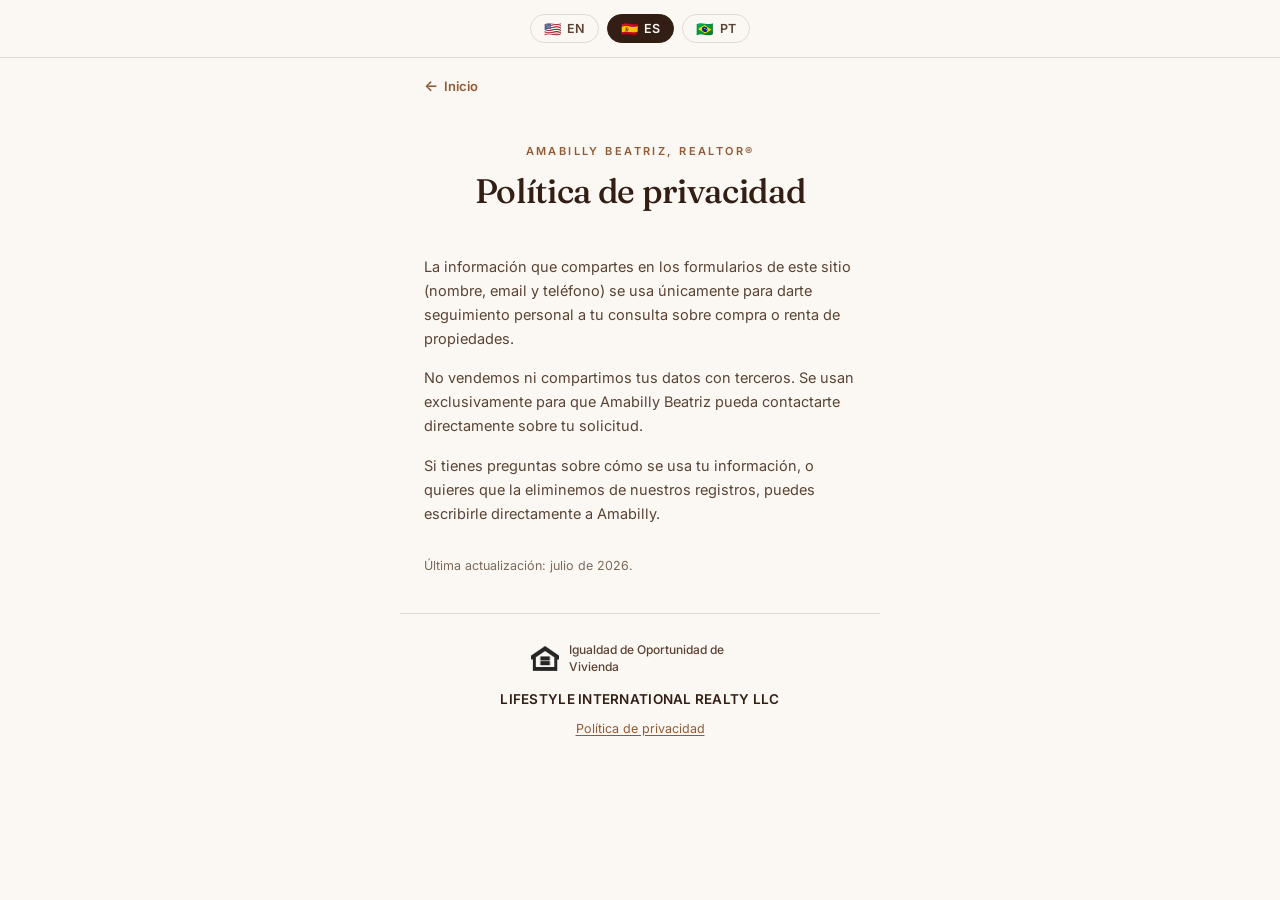
<file: privacidad/index.html>
<!DOCTYPE html>
<html lang="es">
<head>
<meta charset="UTF-8">
<meta name="viewport" content="width=device-width, initial-scale=1.0">
<title>Política de privacidad — Amabilly Beatriz</title>
<link rel="preconnect" href="https://fonts.googleapis.com">
<link rel="preconnect" href="https://fonts.gstatic.com" crossorigin>
<link href="https://fonts.googleapis.com/css2?family=Fraunces:ital,opsz,wght@0,9..144,300;0,9..144,500;0,9..144,600;1,9..144,500&family=Inter:wght@400;500;600&display=swap" rel="stylesheet">
<link rel="stylesheet" href="/assets/css/catalogo.css">
<link rel="stylesheet" href="/assets/css/site-footer.css">
<script src="/assets/js/site.js"></script>
<style>
  .legal-body{ padding: 24px 24px 0; }
  .legal-body p{ font-size: 14.5px; line-height: 1.65; color: var(--ink-soft); margin: 0 0 16px; }
  .legal-body p:last-child{ margin-bottom: 0; }
  .legal-updated{ font-size: 12.5px; color: var(--text-muted); padding: 20px 24px 0; }
</style>
</head>
<body>

<div class="langbar">
  <button type="button" class="lang-btn" data-lang="en" onclick="setLanguage('en')"><span class="flag">🇺🇸</span><span>EN</span></button>
  <button type="button" class="lang-btn active" data-lang="es" onclick="setLanguage('es')"><span class="flag">🇪🇸</span><span>ES</span></button>
  <button type="button" class="lang-btn" data-lang="pt" onclick="setLanguage('pt')"><span class="flag">🇧🇷</span><span>PT</span></button>
</div>

<div class="page" id="page">

  <a class="back-link" href="/"><span class="arrow">←</span><span data-i18n="back_link_home">Inicio</span></a>

  <div class="hero reveal" style="padding-bottom:8px;">
    <p class="eyebrow" data-i18n="eyebrow">Amabilly Beatriz, Realtor®</p>
    <h1 data-i18n="h1">Política de privacidad</h1>
  </div>

  <div class="legal-body">
    <p data-i18n="p1">La información que compartes en los formularios de este sitio (nombre, email y teléfono) se usa únicamente para darte seguimiento personal a tu consulta sobre compra o renta de propiedades.</p>
    <p data-i18n="p2">No vendemos ni compartimos tus datos con terceros. Se usan exclusivamente para que Amabilly Beatriz pueda contactarte directamente sobre tu solicitud.</p>
    <p data-i18n="p3">Si tienes preguntas sobre cómo se usa tu información, o quieres que la eliminemos de nuestros registros, puedes escribirle directamente a Amabilly.</p>
  </div>

  <p class="legal-updated" data-i18n="updated">Última actualización: julio de 2026.</p>

  <footer class="site-footer" id="siteFooter"></footer>

</div>

<script>
  var currentLang = 'es';

  var dict = {
    es: {
      back_link_home: "Inicio",
      eyebrow: "Amabilly Beatriz, Realtor®",
      h1: "Política de privacidad",
      p1: "La información que compartes en los formularios de este sitio (nombre, email y teléfono) se usa únicamente para darte seguimiento personal a tu consulta sobre compra o renta de propiedades.",
      p2: "No vendemos ni compartimos tus datos con terceros. Se usan exclusivamente para que Amabilly Beatriz pueda contactarte directamente sobre tu solicitud.",
      p3: "Si tienes preguntas sobre cómo se usa tu información, o quieres que la eliminemos de nuestros registros, puedes escribirle directamente a Amabilly.",
      updated: "Última actualización: julio de 2026."
    },
    en: {
      back_link_home: "Home",
      eyebrow: "Amabilly Beatriz, Realtor®",
      h1: "Privacy Policy",
      p1: "The information you share through the forms on this site (name, email, and phone) is used only to personally follow up on your inquiry about buying or renting a property.",
      p2: "We do not sell or share your data with third parties. It is used exclusively so Amabilly Beatriz can reach out to you directly about your request.",
      p3: "If you have questions about how your information is used, or would like it removed from our records, you can reach out to Amabilly directly.",
      updated: "Last updated: July 2026."
    },
    pt: {
      back_link_home: "Início",
      eyebrow: "Amabilly Beatriz, Realtor®",
      h1: "Política de privacidade",
      p1: "As informações que você compartilha nos formulários deste site (nome, email e telefone) são usadas apenas para dar seguimento pessoal à sua consulta sobre compra ou aluguel de imóveis.",
      p2: "Não vendemos nem compartilhamos seus dados com terceiros. Eles são usados exclusivamente para que Amabilly Beatriz entre em contato diretamente sobre sua solicitação.",
      p3: "Se tiver dúvidas sobre como suas informações são usadas, ou quiser que sejam removidas dos nossos registros, pode falar diretamente com Amabilly.",
      updated: "Última atualização: julho de 2026."
    }
  };

  function applyStaticTranslations(){
    var t = dict[currentLang];
    document.querySelectorAll('[data-i18n]').forEach(function(el){
      var key = el.getAttribute('data-i18n');
      if (t[key] !== undefined) el.textContent = t[key];
    });
  }

  function setLanguage(lang){
    currentLang = lang;
    document.documentElement.lang = lang;
    document.querySelectorAll('.lang-btn').forEach(function(b){
      b.classList.toggle('active', b.getAttribute('data-lang') === lang);
    });
    applyStaticTranslations();
    renderSiteFooter(lang);
    saveLang(lang);
  }

  setLanguage(getSavedLang('es'));
</script>

</body>
</html>
</file>
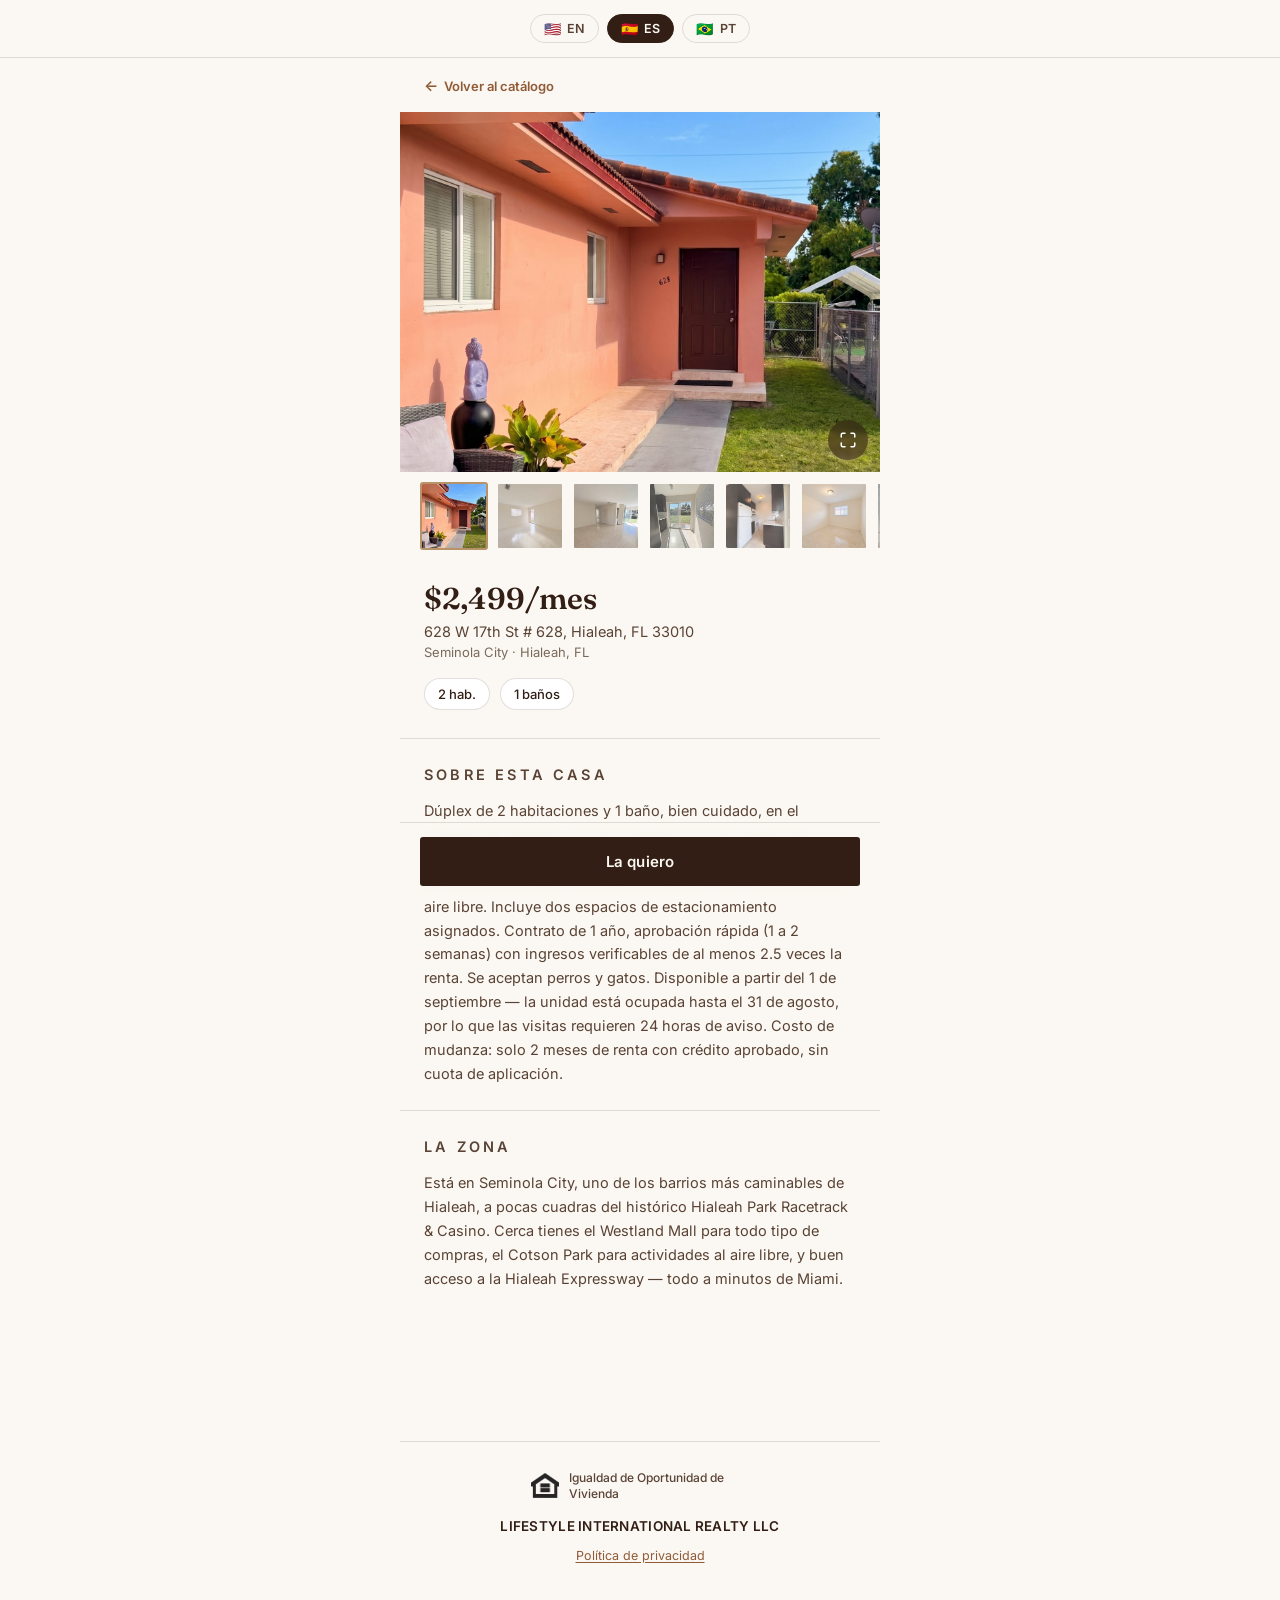
<file: catalogo/hialeah-628-w-17th-628/index.html>
<!DOCTYPE html>
<html lang="es">
<head>
<meta charset="UTF-8">
<meta name="viewport" content="width=device-width, initial-scale=1.0">
<title>628 W 17th St # 628, Hialeah — Amabilly Beatriz</title>
<link rel="preconnect" href="https://fonts.googleapis.com">
<link rel="preconnect" href="https://fonts.gstatic.com" crossorigin>
<link href="https://fonts.googleapis.com/css2?family=Fraunces:ital,opsz,wght@0,9..144,300;0,9..144,500;0,9..144,600;1,9..144,500&family=Inter:wght@400;500;600&display=swap" rel="stylesheet">
<link rel="stylesheet" href="/assets/css/catalogo.css">
<link rel="stylesheet" href="/assets/css/site-footer.css">
<script src="/assets/js/site.js"></script>
<script src="/assets/js/lightbox.js" defer></script>
</head>
<body>

<div class="langbar">
  <button type="button" class="lang-btn" data-lang="en" onclick="setLanguage('en')"><span class="flag">🇺🇸</span><span>EN</span></button>
  <button type="button" class="lang-btn active" data-lang="es" onclick="setLanguage('es')"><span class="flag">🇪🇸</span><span>ES</span></button>
  <button type="button" class="lang-btn" data-lang="pt" onclick="setLanguage('pt')"><span class="flag">🇧🇷</span><span>PT</span></button>
</div>

<div class="page" id="page">

  <a class="back-link" href="/catalogo/"><span class="arrow">←</span><span data-i18n="back_link">Volver al catálogo</span></a>

  <div class="gallery reveal">
    <div class="gallery-main">
      <img id="mainImg" src="" alt="" onclick="openLightbox()">
      <button type="button" class="gallery-expand-btn" onclick="openLightbox()" aria-label="Ver en pantalla completa">
        <svg width="18" height="18" viewBox="0 0 24 24" fill="none" stroke="currentColor" stroke-width="2" stroke-linecap="round" stroke-linejoin="round">
          <path d="M8 3H5a2 2 0 0 0-2 2v3"/>
          <path d="M16 3h3a2 2 0 0 1 2 2v3"/>
          <path d="M8 21H5a2 2 0 0 1-2-2v-3"/>
          <path d="M16 21h3a2 2 0 0 0 2-2v-3"/>
        </svg>
      </button>
    </div>
    <div class="gallery-thumbs" id="thumbs"></div>
  </div>

  <div class="detail-head">
    <p class="detail-price" id="price"></p>
    <p class="detail-address" id="address"></p>
    <p class="detail-city" id="cityLine"></p>

    <div class="spec-row" id="specRow"></div>
  </div>

  <div class="section">
    <p class="eyebrow" data-i18n="section_description">Sobre esta casa</p>
    <p id="description"></p>
  </div>

  <div class="section">
    <p class="eyebrow" data-i18n="section_neighborhood">La zona</p>
    <p id="neighborhood"></p>
  </div>

  <div class="cta-wrap">
    <button type="button" class="btn-primary" id="ctaBtn" data-i18n="cta_quiero" onclick="openModal()">La quiero</button>
  </div>

  <footer class="site-footer" id="siteFooter"></footer>

</div>

<div class="modal-overlay" id="modalOverlay">
  <div class="modal" id="modal">
    <button type="button" class="modal-close" onclick="closeModal()" aria-label="Cerrar">✕</button>

    <form id="leadForm" action="https://formspree.io/f/mlgqzvzd" method="POST">
      <input type="hidden" name="_subject" id="formSubject" value="">
      <input type="hidden" name="propiedad" id="formPropiedad" value="">

      <h2 data-i18n="modal_title">Pregunta por esta casa</h2>
      <p class="sub" data-i18n="modal_sub">Déjame tus datos y te contacto personalmente para coordinar una visita.</p>

      <div class="field">
        <label for="nombre" data-i18n="label_nombre">Nombre completo</label>
        <input type="text" id="nombre" name="nombre" data-i18n-placeholder="ph_nombre" placeholder="Tu nombre" required>
      </div>
      <div class="field">
        <label for="email" data-i18n="label_email">Email</label>
        <input type="email" id="email" name="email" data-i18n-placeholder="ph_email" placeholder="tucorreo@email.com" required>
      </div>
      <div class="field">
        <label for="telefono" data-i18n="label_telefono">Teléfono</label>
        <input type="tel" id="telefono" name="telefono" placeholder="(305) 000-0000" required>
      </div>
      <div class="field">
        <label for="horaLlamada"><span data-i18n="label_horaLlamada">¿A qué hora te puedo llamar?</span> <span class="opt" data-i18n="opt_short">(opc.)</span></label>
        <select id="horaLlamada" name="horaLlamada">
          <option value="" disabled selected data-i18n="hora_placeholder">Selecciona un horario</option>
          <option value="manana" data-i18n="hora_manana">Mañana (9am – 12pm)</option>
          <option value="tarde" data-i18n="hora_tarde">Tarde (12pm – 4pm)</option>
          <option value="tarde-noche" data-i18n="hora_tardenoche">Tarde-noche (4pm – 7pm)</option>
          <option value="cualquiera" data-i18n="hora_cualquiera">Cualquier hora</option>
        </select>
      </div>

      <button type="submit" class="btn-primary" data-i18n="submit_btn">Enviar</button>
      <p class="fineprint" data-i18n="fineprint">Sin compromiso · Te respondo en menos de 24 horas</p>
      <p class="fineprint" data-i18n="tcpa_consent">Al enviar este formulario, aceptas que Amabilly Beatriz te contacte por teléfono, texto o email.</p>
      <p class="error-msg" id="errorMsg" data-i18n="error_msg">Hubo un problema al enviar. Intenta de nuevo.</p>
    </form>

    <div class="modal-confirm" id="modalConfirm">
      <div class="check">
        <svg width="18" height="14" viewBox="0 0 18 14" fill="none">
          <path d="M1 7L6.5 12.5L17 1" stroke="#7C8A73" stroke-width="2" stroke-linecap="round" stroke-linejoin="round"/>
        </svg>
      </div>
      <h2 data-i18n="confirm_heading">¡Listo!</h2>
      <p data-i18n="confirm_body">Recibí tu información. Te voy a escribir muy pronto sobre esta propiedad.</p>
    </div>
  </div>
</div>

<script src="/catalogo/data.js"></script>
<script>
  var currentLang = 'es';
  var property = PROPERTIES.filter(function(p){ return p.slug === 'hialeah-628-w-17th-628'; })[0];
  var activeImgIndex = 0;

  function fmtPrice(p, t){
    var amount = '$' + p.price.toLocaleString('en-US');
    return p.operation === 'renta' ? amount + t.price_per_month : amount;
  }

  function renderGallery(){
    var main = document.getElementById('mainImg');
    var img = property.images.gallery[activeImgIndex];
    main.src = img.full;
    main.alt = img.alt[currentLang];

    document.getElementById('thumbs').innerHTML = property.images.gallery.map(function(g, i){
      return '<img src="' + g.thumb + '" alt="' + g.alt[currentLang] + '" class="' + (i === activeImgIndex ? 'active' : '') + '" onclick="selectImage(' + i + ')">';
    }).join('');
  }

  function selectImage(i){
    activeImgIndex = i;
    renderGallery();
  }

  function openLightbox(){
    var imgs = property.images.gallery.map(function(g){
      return { full: g.full, alt: g.alt[currentLang] };
    });
    Lightbox.open(imgs, activeImgIndex);
  }

  function renderDetail(){
    var t = CATALOGO_UI[currentLang];

    document.getElementById('price').textContent = fmtPrice(property, t);
    document.getElementById('address').textContent = property.address;
    document.getElementById('cityLine').textContent = property.cityLine;
    document.getElementById('description').textContent = property.description[currentLang];
    document.getElementById('neighborhood').textContent = property.neighborhood[currentLang];

    var specs = [
      property.beds + ' ' + t.spec_beds,
      property.baths + ' ' + t.spec_baths
    ];
    if (property.sqft) specs.push(property.sqft.toLocaleString('en-US') + ' ' + t.spec_sqft);
    if (property.yearBuilt) specs.push(t.spec_year + ' ' + property.yearBuilt);
    (property.amenities || []).forEach(function(a){
      if (t['amenity_' + a]) specs.push(t['amenity_' + a]);
    });

    document.getElementById('specRow').innerHTML = specs.map(function(s){
      return '<span class="spec-chip">' + s + '</span>';
    }).join('');

    document.title = property.title[currentLang] + ' — Amabilly Beatriz';

    document.getElementById('formSubject').value = (currentLang === 'en' ? 'New inquiry about: ' : currentLang === 'pt' ? 'Novo interesse em: ' : 'Nuevo interés en: ') + property.address;
    document.getElementById('formPropiedad').value = property.address;

    renderGallery();
  }

  function applyStaticTranslations(){
    var t = CATALOGO_UI[currentLang];
    document.querySelectorAll('[data-i18n]').forEach(function(el){
      var key = el.getAttribute('data-i18n');
      if (t[key] !== undefined) el.textContent = t[key];
    });
    document.querySelectorAll('[data-i18n-placeholder]').forEach(function(el){
      var key = el.getAttribute('data-i18n-placeholder');
      if (t[key] !== undefined) el.setAttribute('placeholder', t[key]);
    });
  }

  function setLanguage(lang){
    currentLang = lang;
    document.documentElement.lang = lang;
    document.querySelectorAll('.lang-btn').forEach(function(b){
      b.classList.toggle('active', b.getAttribute('data-lang') === lang);
    });
    applyStaticTranslations();
    renderDetail();
    renderSiteFooter(lang);
    saveLang(lang);
  }

  function openModal(){
    document.getElementById('modalOverlay').classList.add('active');
  }
  function closeModal(){
    document.getElementById('modalOverlay').classList.remove('active');
  }
  document.getElementById('modalOverlay').addEventListener('click', function(e){
    if (e.target === this) closeModal();
  });

  var form = document.getElementById('leadForm');
  var modal = document.getElementById('modal');
  var modalConfirm = document.getElementById('modalConfirm');
  var errorMsg = document.getElementById('errorMsg');
  var submitBtn = form.querySelector('button[type="submit"]');

  form.addEventListener('submit', function(e){
    e.preventDefault();
    errorMsg.classList.remove('active');
    submitBtn.disabled = true;

    var data = new FormData(form);
    fetch(form.action, {
      method: 'POST',
      body: data,
      headers: { 'Accept': 'application/json' }
    }).then(function(response){
      if (response.ok){
        modal.classList.add('submitted');
        modalConfirm.classList.add('active');
      } else {
        throw new Error('Formspree error');
      }
    }).catch(function(){
      submitBtn.disabled = false;
      errorMsg.classList.add('active');
    });
  });

  setLanguage(getSavedLang('es'));
</script>

</body>
</html>
</file>
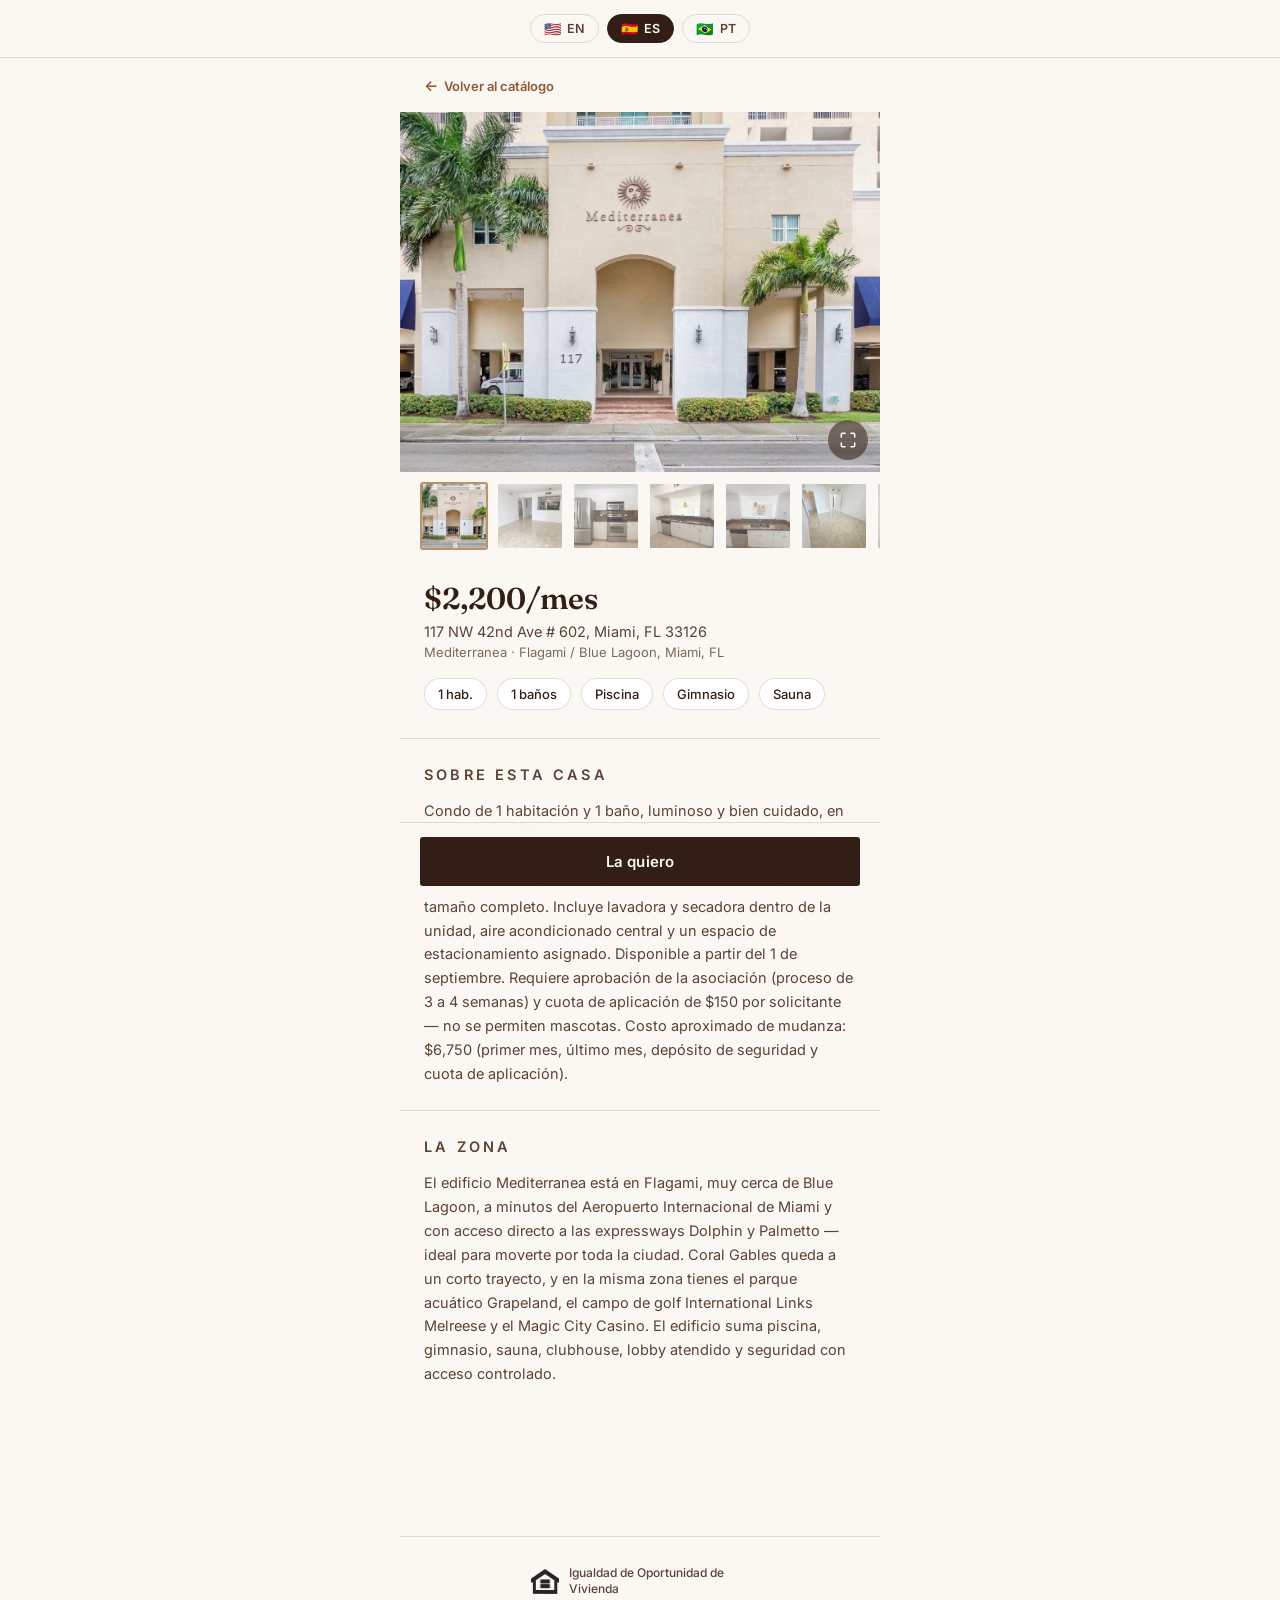
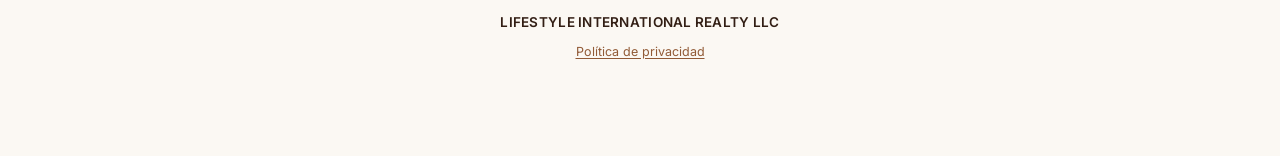
<file: catalogo/miami-117-nw-42nd-ave-602/index.html>
<!DOCTYPE html>
<html lang="es">
<head>
<meta charset="UTF-8">
<meta name="viewport" content="width=device-width, initial-scale=1.0">
<title>117 NW 42nd Ave # 602, Miami — Amabilly Beatriz</title>
<link rel="preconnect" href="https://fonts.googleapis.com">
<link rel="preconnect" href="https://fonts.gstatic.com" crossorigin>
<link href="https://fonts.googleapis.com/css2?family=Fraunces:ital,opsz,wght@0,9..144,300;0,9..144,500;0,9..144,600;1,9..144,500&family=Inter:wght@400;500;600&display=swap" rel="stylesheet">
<link rel="stylesheet" href="/assets/css/catalogo.css">
<link rel="stylesheet" href="/assets/css/site-footer.css">
<script src="/assets/js/site.js"></script>
<script src="/assets/js/lightbox.js" defer></script>
</head>
<body>

<div class="langbar">
  <button type="button" class="lang-btn" data-lang="en" onclick="setLanguage('en')"><span class="flag">🇺🇸</span><span>EN</span></button>
  <button type="button" class="lang-btn active" data-lang="es" onclick="setLanguage('es')"><span class="flag">🇪🇸</span><span>ES</span></button>
  <button type="button" class="lang-btn" data-lang="pt" onclick="setLanguage('pt')"><span class="flag">🇧🇷</span><span>PT</span></button>
</div>

<div class="page" id="page">

  <a class="back-link" href="/catalogo/"><span class="arrow">←</span><span data-i18n="back_link">Volver al catálogo</span></a>

  <div class="gallery reveal">
    <div class="gallery-main">
      <img id="mainImg" src="" alt="" onclick="openLightbox()">
      <button type="button" class="gallery-expand-btn" onclick="openLightbox()" aria-label="Ver en pantalla completa">
        <svg width="18" height="18" viewBox="0 0 24 24" fill="none" stroke="currentColor" stroke-width="2" stroke-linecap="round" stroke-linejoin="round">
          <path d="M8 3H5a2 2 0 0 0-2 2v3"/>
          <path d="M16 3h3a2 2 0 0 1 2 2v3"/>
          <path d="M8 21H5a2 2 0 0 1-2-2v-3"/>
          <path d="M16 21h3a2 2 0 0 0 2-2v-3"/>
        </svg>
      </button>
    </div>
    <div class="gallery-thumbs" id="thumbs"></div>
  </div>

  <div class="detail-head">
    <p class="detail-price" id="price"></p>
    <p class="detail-address" id="address"></p>
    <p class="detail-city" id="cityLine"></p>

    <div class="spec-row" id="specRow"></div>
  </div>

  <div class="section">
    <p class="eyebrow" data-i18n="section_description">Sobre esta casa</p>
    <p id="description"></p>
  </div>

  <div class="section">
    <p class="eyebrow" data-i18n="section_neighborhood">La zona</p>
    <p id="neighborhood"></p>
  </div>

  <div class="cta-wrap">
    <button type="button" class="btn-primary" id="ctaBtn" data-i18n="cta_quiero" onclick="openModal()">La quiero</button>
  </div>

  <footer class="site-footer" id="siteFooter"></footer>

</div>

<div class="modal-overlay" id="modalOverlay">
  <div class="modal" id="modal">
    <button type="button" class="modal-close" onclick="closeModal()" aria-label="Cerrar">✕</button>

    <form id="leadForm" action="https://formspree.io/f/mlgqzvzd" method="POST">
      <input type="hidden" name="_subject" id="formSubject" value="">
      <input type="hidden" name="propiedad" id="formPropiedad" value="">

      <h2 data-i18n="modal_title">Pregunta por esta casa</h2>
      <p class="sub" data-i18n="modal_sub">Déjame tus datos y te contacto personalmente para coordinar una visita.</p>

      <div class="field">
        <label for="nombre" data-i18n="label_nombre">Nombre completo</label>
        <input type="text" id="nombre" name="nombre" data-i18n-placeholder="ph_nombre" placeholder="Tu nombre" required>
      </div>
      <div class="field">
        <label for="email" data-i18n="label_email">Email</label>
        <input type="email" id="email" name="email" data-i18n-placeholder="ph_email" placeholder="tucorreo@email.com" required>
      </div>
      <div class="field">
        <label for="telefono" data-i18n="label_telefono">Teléfono</label>
        <input type="tel" id="telefono" name="telefono" placeholder="(305) 000-0000" required>
      </div>
      <div class="field">
        <label for="horaLlamada"><span data-i18n="label_horaLlamada">¿A qué hora te puedo llamar?</span> <span class="opt" data-i18n="opt_short">(opc.)</span></label>
        <select id="horaLlamada" name="horaLlamada">
          <option value="" disabled selected data-i18n="hora_placeholder">Selecciona un horario</option>
          <option value="manana" data-i18n="hora_manana">Mañana (9am – 12pm)</option>
          <option value="tarde" data-i18n="hora_tarde">Tarde (12pm – 4pm)</option>
          <option value="tarde-noche" data-i18n="hora_tardenoche">Tarde-noche (4pm – 7pm)</option>
          <option value="cualquiera" data-i18n="hora_cualquiera">Cualquier hora</option>
        </select>
      </div>

      <button type="submit" class="btn-primary" data-i18n="submit_btn">Enviar</button>
      <p class="fineprint" data-i18n="fineprint">Sin compromiso · Te respondo en menos de 24 horas</p>
      <p class="fineprint" data-i18n="tcpa_consent">Al enviar este formulario, aceptas que Amabilly Beatriz te contacte por teléfono, texto o email.</p>
      <p class="error-msg" id="errorMsg" data-i18n="error_msg">Hubo un problema al enviar. Intenta de nuevo.</p>
    </form>

    <div class="modal-confirm" id="modalConfirm">
      <div class="check">
        <svg width="18" height="14" viewBox="0 0 18 14" fill="none">
          <path d="M1 7L6.5 12.5L17 1" stroke="#7C8A73" stroke-width="2" stroke-linecap="round" stroke-linejoin="round"/>
        </svg>
      </div>
      <h2 data-i18n="confirm_heading">¡Listo!</h2>
      <p data-i18n="confirm_body">Recibí tu información. Te voy a escribir muy pronto sobre esta propiedad.</p>
    </div>
  </div>
</div>

<script src="/catalogo/data.js"></script>
<script>
  var currentLang = 'es';
  var property = PROPERTIES.filter(function(p){ return p.slug === 'miami-117-nw-42nd-ave-602'; })[0];
  var activeImgIndex = 0;

  function fmtPrice(p, t){
    var amount = '$' + p.price.toLocaleString('en-US');
    return p.operation === 'renta' ? amount + t.price_per_month : amount;
  }

  function renderGallery(){
    var main = document.getElementById('mainImg');
    var img = property.images.gallery[activeImgIndex];
    main.src = img.full;
    main.alt = img.alt[currentLang];

    document.getElementById('thumbs').innerHTML = property.images.gallery.map(function(g, i){
      return '<img src="' + g.thumb + '" alt="' + g.alt[currentLang] + '" class="' + (i === activeImgIndex ? 'active' : '') + '" onclick="selectImage(' + i + ')">';
    }).join('');
  }

  function selectImage(i){
    activeImgIndex = i;
    renderGallery();
  }

  function openLightbox(){
    var imgs = property.images.gallery.map(function(g){
      return { full: g.full, alt: g.alt[currentLang] };
    });
    Lightbox.open(imgs, activeImgIndex);
  }

  function renderDetail(){
    var t = CATALOGO_UI[currentLang];

    document.getElementById('price').textContent = fmtPrice(property, t);
    document.getElementById('address').textContent = property.address;
    document.getElementById('cityLine').textContent = property.cityLine;
    document.getElementById('description').textContent = property.description[currentLang];
    document.getElementById('neighborhood').textContent = property.neighborhood[currentLang];

    var specs = [
      property.beds + ' ' + t.spec_beds,
      property.baths + ' ' + t.spec_baths
    ];
    if (property.sqft) specs.push(property.sqft.toLocaleString('en-US') + ' ' + t.spec_sqft);
    if (property.yearBuilt) specs.push(t.spec_year + ' ' + property.yearBuilt);
    (property.amenities || []).forEach(function(a){
      if (t['amenity_' + a]) specs.push(t['amenity_' + a]);
    });

    document.getElementById('specRow').innerHTML = specs.map(function(s){
      return '<span class="spec-chip">' + s + '</span>';
    }).join('');

    document.title = property.title[currentLang] + ' — Amabilly Beatriz';

    document.getElementById('formSubject').value = (currentLang === 'en' ? 'New inquiry about: ' : currentLang === 'pt' ? 'Novo interesse em: ' : 'Nuevo interés en: ') + property.address;
    document.getElementById('formPropiedad').value = property.address;

    renderGallery();
  }

  function applyStaticTranslations(){
    var t = CATALOGO_UI[currentLang];
    document.querySelectorAll('[data-i18n]').forEach(function(el){
      var key = el.getAttribute('data-i18n');
      if (t[key] !== undefined) el.textContent = t[key];
    });
    document.querySelectorAll('[data-i18n-placeholder]').forEach(function(el){
      var key = el.getAttribute('data-i18n-placeholder');
      if (t[key] !== undefined) el.setAttribute('placeholder', t[key]);
    });
  }

  function setLanguage(lang){
    currentLang = lang;
    document.documentElement.lang = lang;
    document.querySelectorAll('.lang-btn').forEach(function(b){
      b.classList.toggle('active', b.getAttribute('data-lang') === lang);
    });
    applyStaticTranslations();
    renderDetail();
    renderSiteFooter(lang);
    saveLang(lang);
  }

  function openModal(){
    document.getElementById('modalOverlay').classList.add('active');
  }
  function closeModal(){
    document.getElementById('modalOverlay').classList.remove('active');
  }
  document.getElementById('modalOverlay').addEventListener('click', function(e){
    if (e.target === this) closeModal();
  });

  var form = document.getElementById('leadForm');
  var modal = document.getElementById('modal');
  var modalConfirm = document.getElementById('modalConfirm');
  var errorMsg = document.getElementById('errorMsg');
  var submitBtn = form.querySelector('button[type="submit"]');

  form.addEventListener('submit', function(e){
    e.preventDefault();
    errorMsg.classList.remove('active');
    submitBtn.disabled = true;

    var data = new FormData(form);
    fetch(form.action, {
      method: 'POST',
      body: data,
      headers: { 'Accept': 'application/json' }
    }).then(function(response){
      if (response.ok){
        modal.classList.add('submitted');
        modalConfirm.classList.add('active');
      } else {
        throw new Error('Formspree error');
      }
    }).catch(function(){
      submitBtn.disabled = false;
      errorMsg.classList.add('active');
    });
  });

  setLanguage(getSavedLang('es'));
</script>

</body>
</html>
</file>
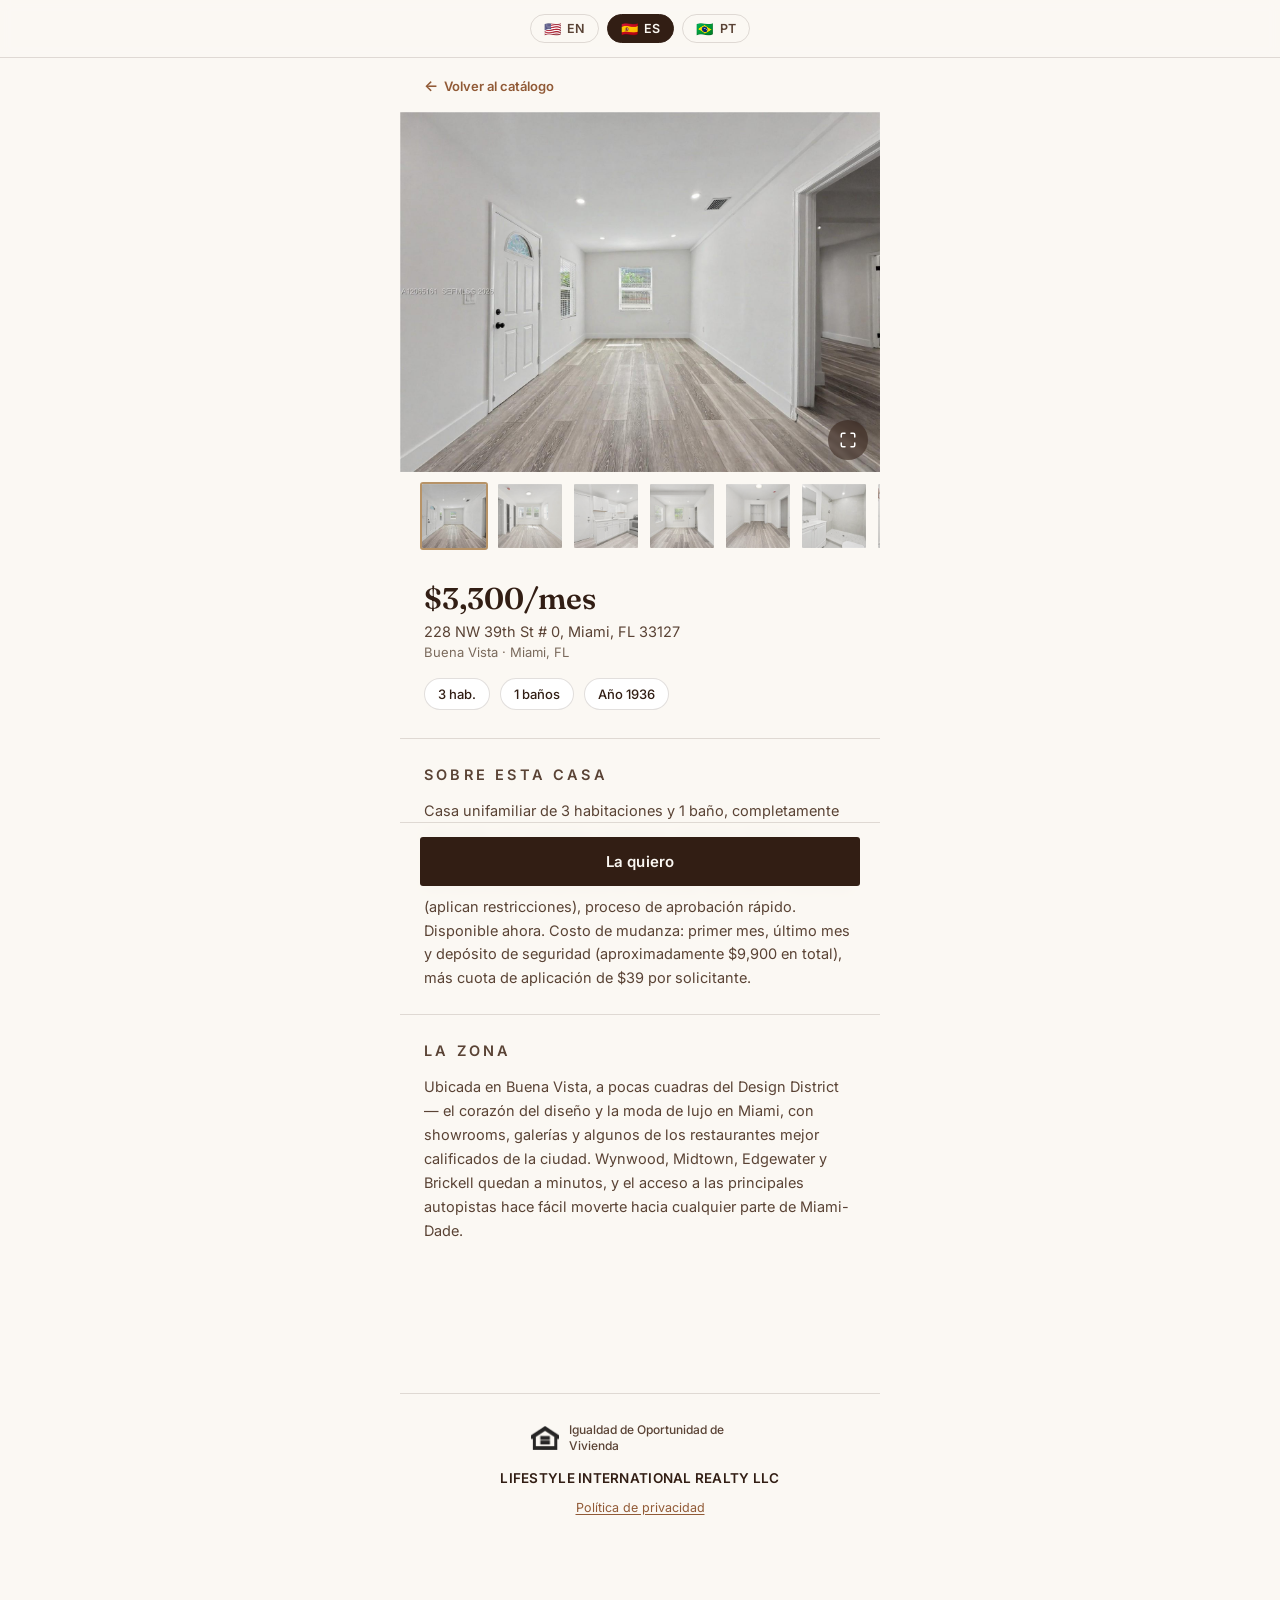
<file: catalogo/miami-228-nw-39th-st/index.html>
<!DOCTYPE html>
<html lang="es">
<head>
<meta charset="UTF-8">
<meta name="viewport" content="width=device-width, initial-scale=1.0">
<title>228 NW 39th St, Miami — Amabilly Beatriz</title>
<link rel="preconnect" href="https://fonts.googleapis.com">
<link rel="preconnect" href="https://fonts.gstatic.com" crossorigin>
<link href="https://fonts.googleapis.com/css2?family=Fraunces:ital,opsz,wght@0,9..144,300;0,9..144,500;0,9..144,600;1,9..144,500&family=Inter:wght@400;500;600&display=swap" rel="stylesheet">
<link rel="stylesheet" href="/assets/css/catalogo.css">
<link rel="stylesheet" href="/assets/css/site-footer.css">
<script src="/assets/js/site.js"></script>
<script src="/assets/js/lightbox.js" defer></script>
</head>
<body>

<div class="langbar">
  <button type="button" class="lang-btn" data-lang="en" onclick="setLanguage('en')"><span class="flag">🇺🇸</span><span>EN</span></button>
  <button type="button" class="lang-btn active" data-lang="es" onclick="setLanguage('es')"><span class="flag">🇪🇸</span><span>ES</span></button>
  <button type="button" class="lang-btn" data-lang="pt" onclick="setLanguage('pt')"><span class="flag">🇧🇷</span><span>PT</span></button>
</div>

<div class="page" id="page">

  <a class="back-link" href="/catalogo/"><span class="arrow">←</span><span data-i18n="back_link">Volver al catálogo</span></a>

  <div class="gallery reveal">
    <div class="gallery-main">
      <img id="mainImg" src="" alt="" onclick="openLightbox()">
      <button type="button" class="gallery-expand-btn" onclick="openLightbox()" aria-label="Ver en pantalla completa">
        <svg width="18" height="18" viewBox="0 0 24 24" fill="none" stroke="currentColor" stroke-width="2" stroke-linecap="round" stroke-linejoin="round">
          <path d="M8 3H5a2 2 0 0 0-2 2v3"/>
          <path d="M16 3h3a2 2 0 0 1 2 2v3"/>
          <path d="M8 21H5a2 2 0 0 1-2-2v-3"/>
          <path d="M16 21h3a2 2 0 0 0 2-2v-3"/>
        </svg>
      </button>
    </div>
    <div class="gallery-thumbs" id="thumbs"></div>
  </div>

  <div class="detail-head">
    <p class="detail-price" id="price"></p>
    <p class="detail-address" id="address"></p>
    <p class="detail-city" id="cityLine"></p>

    <div class="spec-row" id="specRow"></div>
  </div>

  <div class="section">
    <p class="eyebrow" data-i18n="section_description">Sobre esta casa</p>
    <p id="description"></p>
  </div>

  <div class="section">
    <p class="eyebrow" data-i18n="section_neighborhood">La zona</p>
    <p id="neighborhood"></p>
  </div>

  <div class="cta-wrap">
    <button type="button" class="btn-primary" id="ctaBtn" data-i18n="cta_quiero" onclick="openModal()">La quiero</button>
  </div>

  <footer class="site-footer" id="siteFooter"></footer>

</div>

<div class="modal-overlay" id="modalOverlay">
  <div class="modal" id="modal">
    <button type="button" class="modal-close" onclick="closeModal()" aria-label="Cerrar">✕</button>

    <form id="leadForm" action="https://formspree.io/f/mlgqzvzd" method="POST">
      <input type="hidden" name="_subject" id="formSubject" value="">
      <input type="hidden" name="propiedad" id="formPropiedad" value="">

      <h2 data-i18n="modal_title">Pregunta por esta casa</h2>
      <p class="sub" data-i18n="modal_sub">Déjame tus datos y te contacto personalmente para coordinar una visita.</p>

      <div class="field">
        <label for="nombre" data-i18n="label_nombre">Nombre completo</label>
        <input type="text" id="nombre" name="nombre" data-i18n-placeholder="ph_nombre" placeholder="Tu nombre" required>
      </div>
      <div class="field">
        <label for="email" data-i18n="label_email">Email</label>
        <input type="email" id="email" name="email" data-i18n-placeholder="ph_email" placeholder="tucorreo@email.com" required>
      </div>
      <div class="field">
        <label for="telefono" data-i18n="label_telefono">Teléfono</label>
        <input type="tel" id="telefono" name="telefono" placeholder="(305) 000-0000" required>
      </div>
      <div class="field">
        <label for="horaLlamada"><span data-i18n="label_horaLlamada">¿A qué hora te puedo llamar?</span> <span class="opt" data-i18n="opt_short">(opc.)</span></label>
        <select id="horaLlamada" name="horaLlamada">
          <option value="" disabled selected data-i18n="hora_placeholder">Selecciona un horario</option>
          <option value="manana" data-i18n="hora_manana">Mañana (9am – 12pm)</option>
          <option value="tarde" data-i18n="hora_tarde">Tarde (12pm – 4pm)</option>
          <option value="tarde-noche" data-i18n="hora_tardenoche">Tarde-noche (4pm – 7pm)</option>
          <option value="cualquiera" data-i18n="hora_cualquiera">Cualquier hora</option>
        </select>
      </div>

      <button type="submit" class="btn-primary" data-i18n="submit_btn">Enviar</button>
      <p class="fineprint" data-i18n="fineprint">Sin compromiso · Te respondo en menos de 24 horas</p>
      <p class="fineprint" data-i18n="tcpa_consent">Al enviar este formulario, aceptas que Amabilly Beatriz te contacte por teléfono, texto o email.</p>
      <p class="error-msg" id="errorMsg" data-i18n="error_msg">Hubo un problema al enviar. Intenta de nuevo.</p>
    </form>

    <div class="modal-confirm" id="modalConfirm">
      <div class="check">
        <svg width="18" height="14" viewBox="0 0 18 14" fill="none">
          <path d="M1 7L6.5 12.5L17 1" stroke="#7C8A73" stroke-width="2" stroke-linecap="round" stroke-linejoin="round"/>
        </svg>
      </div>
      <h2 data-i18n="confirm_heading">¡Listo!</h2>
      <p data-i18n="confirm_body">Recibí tu información. Te voy a escribir muy pronto sobre esta propiedad.</p>
    </div>
  </div>
</div>

<script src="/catalogo/data.js"></script>
<script>
  var currentLang = 'es';
  var property = PROPERTIES.filter(function(p){ return p.slug === 'miami-228-nw-39th-st'; })[0];
  var activeImgIndex = 0;

  function fmtPrice(p, t){
    var amount = '$' + p.price.toLocaleString('en-US');
    return p.operation === 'renta' ? amount + t.price_per_month : amount;
  }

  function renderGallery(){
    var main = document.getElementById('mainImg');
    var img = property.images.gallery[activeImgIndex];
    main.src = img.full;
    main.alt = img.alt[currentLang];

    document.getElementById('thumbs').innerHTML = property.images.gallery.map(function(g, i){
      return '<img src="' + g.thumb + '" alt="' + g.alt[currentLang] + '" class="' + (i === activeImgIndex ? 'active' : '') + '" onclick="selectImage(' + i + ')">';
    }).join('');
  }

  function selectImage(i){
    activeImgIndex = i;
    renderGallery();
  }

  function openLightbox(){
    var imgs = property.images.gallery.map(function(g){
      return { full: g.full, alt: g.alt[currentLang] };
    });
    Lightbox.open(imgs, activeImgIndex);
  }

  function renderDetail(){
    var t = CATALOGO_UI[currentLang];

    document.getElementById('price').textContent = fmtPrice(property, t);
    document.getElementById('address').textContent = property.address;
    document.getElementById('cityLine').textContent = property.cityLine;
    document.getElementById('description').textContent = property.description[currentLang];
    document.getElementById('neighborhood').textContent = property.neighborhood[currentLang];

    var specs = [
      property.beds + ' ' + t.spec_beds,
      property.baths + ' ' + t.spec_baths
    ];
    if (property.sqft) specs.push(property.sqft.toLocaleString('en-US') + ' ' + t.spec_sqft);
    if (property.yearBuilt) specs.push(t.spec_year + ' ' + property.yearBuilt);
    (property.amenities || []).forEach(function(a){
      if (t['amenity_' + a]) specs.push(t['amenity_' + a]);
    });

    document.getElementById('specRow').innerHTML = specs.map(function(s){
      return '<span class="spec-chip">' + s + '</span>';
    }).join('');

    document.title = property.title[currentLang] + ' — Amabilly Beatriz';

    document.getElementById('formSubject').value = (currentLang === 'en' ? 'New inquiry about: ' : currentLang === 'pt' ? 'Novo interesse em: ' : 'Nuevo interés en: ') + property.address;
    document.getElementById('formPropiedad').value = property.address;

    renderGallery();
  }

  function applyStaticTranslations(){
    var t = CATALOGO_UI[currentLang];
    document.querySelectorAll('[data-i18n]').forEach(function(el){
      var key = el.getAttribute('data-i18n');
      if (t[key] !== undefined) el.textContent = t[key];
    });
    document.querySelectorAll('[data-i18n-placeholder]').forEach(function(el){
      var key = el.getAttribute('data-i18n-placeholder');
      if (t[key] !== undefined) el.setAttribute('placeholder', t[key]);
    });
  }

  function setLanguage(lang){
    currentLang = lang;
    document.documentElement.lang = lang;
    document.querySelectorAll('.lang-btn').forEach(function(b){
      b.classList.toggle('active', b.getAttribute('data-lang') === lang);
    });
    applyStaticTranslations();
    renderDetail();
    renderSiteFooter(lang);
    saveLang(lang);
  }

  function openModal(){
    document.getElementById('modalOverlay').classList.add('active');
  }
  function closeModal(){
    document.getElementById('modalOverlay').classList.remove('active');
  }
  document.getElementById('modalOverlay').addEventListener('click', function(e){
    if (e.target === this) closeModal();
  });

  var form = document.getElementById('leadForm');
  var modal = document.getElementById('modal');
  var modalConfirm = document.getElementById('modalConfirm');
  var errorMsg = document.getElementById('errorMsg');
  var submitBtn = form.querySelector('button[type="submit"]');

  form.addEventListener('submit', function(e){
    e.preventDefault();
    errorMsg.classList.remove('active');
    submitBtn.disabled = true;

    var data = new FormData(form);
    fetch(form.action, {
      method: 'POST',
      body: data,
      headers: { 'Accept': 'application/json' }
    }).then(function(response){
      if (response.ok){
        modal.classList.add('submitted');
        modalConfirm.classList.add('active');
      } else {
        throw new Error('Formspree error');
      }
    }).catch(function(){
      submitBtn.disabled = false;
      errorMsg.classList.add('active');
    });
  });

  setLanguage(getSavedLang('es'));
</script>

</body>
</html>
</file>
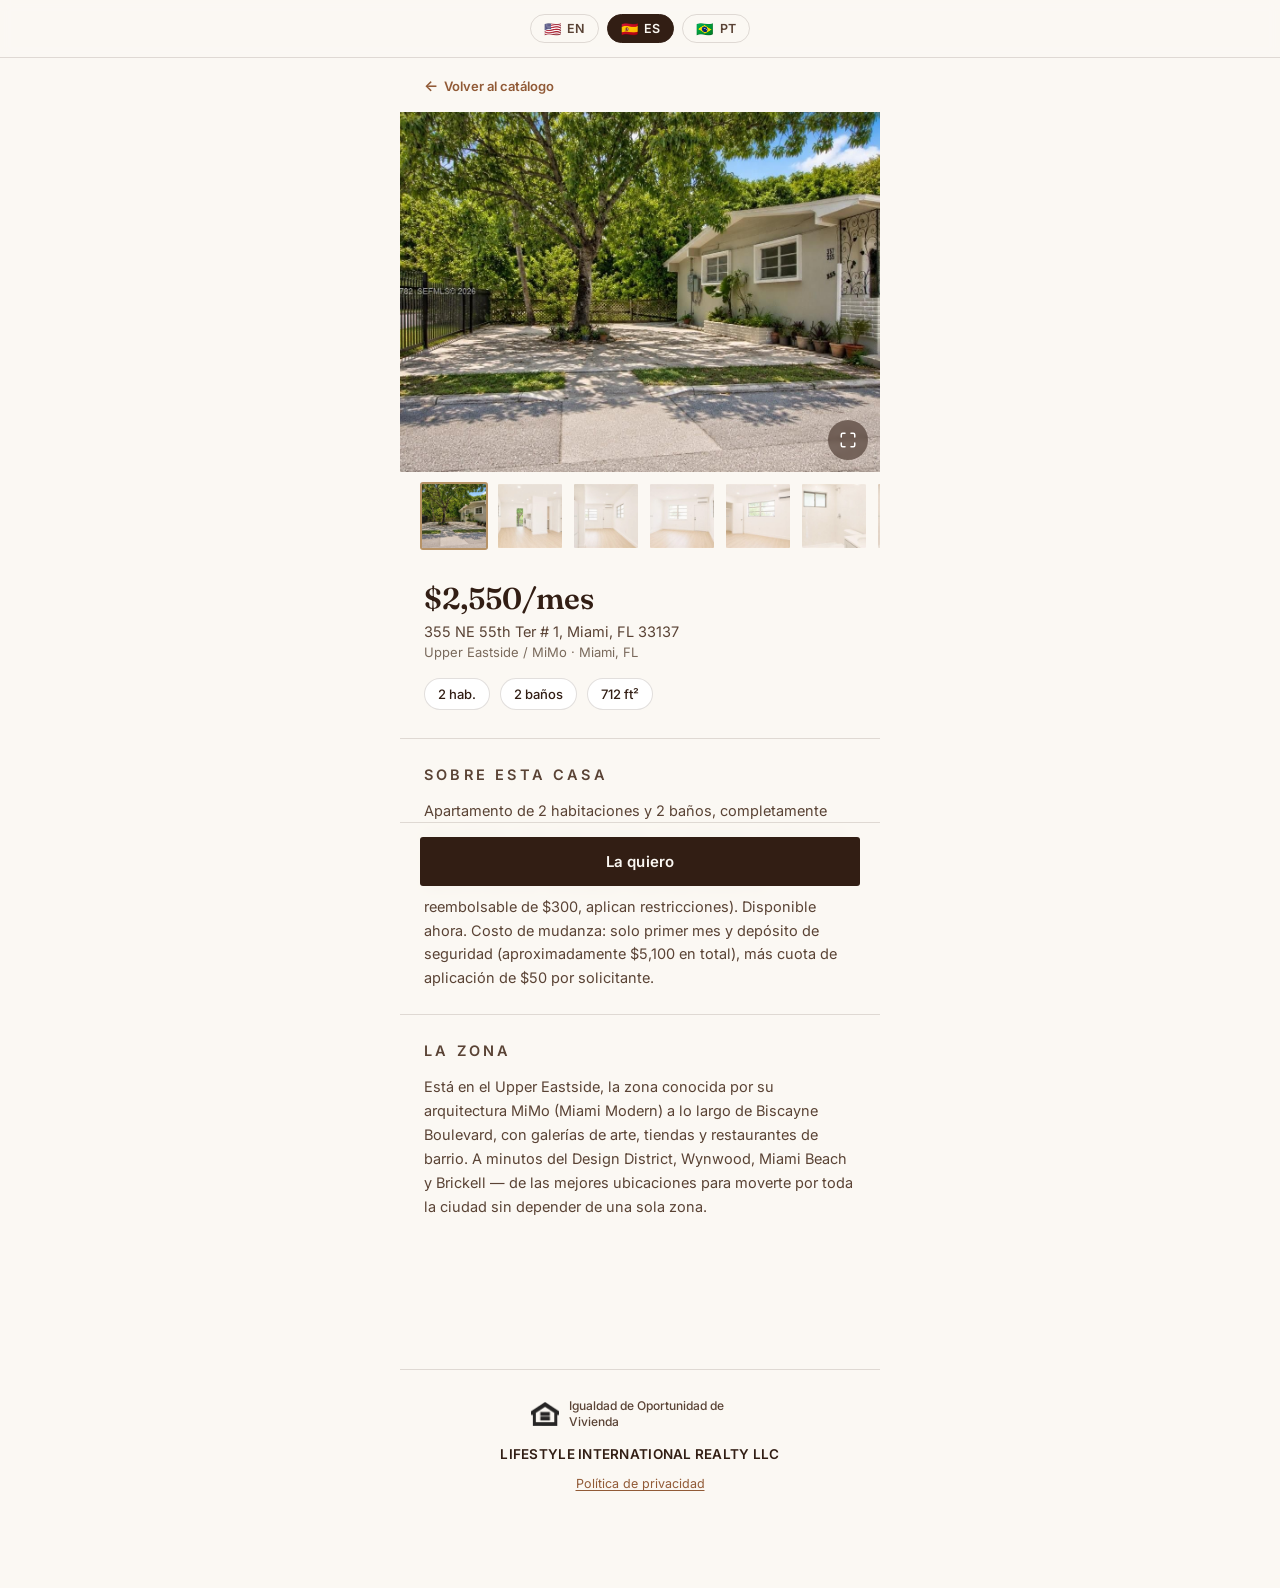
<file: catalogo/miami-355-ne-55th-ter-1/index.html>
<!DOCTYPE html>
<html lang="es">
<head>
<meta charset="UTF-8">
<meta name="viewport" content="width=device-width, initial-scale=1.0">
<title>355 NE 55th Ter # 1, Miami — Amabilly Beatriz</title>
<link rel="preconnect" href="https://fonts.googleapis.com">
<link rel="preconnect" href="https://fonts.gstatic.com" crossorigin>
<link href="https://fonts.googleapis.com/css2?family=Fraunces:ital,opsz,wght@0,9..144,300;0,9..144,500;0,9..144,600;1,9..144,500&family=Inter:wght@400;500;600&display=swap" rel="stylesheet">
<link rel="stylesheet" href="/assets/css/catalogo.css">
<link rel="stylesheet" href="/assets/css/site-footer.css">
<script src="/assets/js/site.js"></script>
<script src="/assets/js/lightbox.js" defer></script>
</head>
<body>

<div class="langbar">
  <button type="button" class="lang-btn" data-lang="en" onclick="setLanguage('en')"><span class="flag">🇺🇸</span><span>EN</span></button>
  <button type="button" class="lang-btn active" data-lang="es" onclick="setLanguage('es')"><span class="flag">🇪🇸</span><span>ES</span></button>
  <button type="button" class="lang-btn" data-lang="pt" onclick="setLanguage('pt')"><span class="flag">🇧🇷</span><span>PT</span></button>
</div>

<div class="page" id="page">

  <a class="back-link" href="/catalogo/"><span class="arrow">←</span><span data-i18n="back_link">Volver al catálogo</span></a>

  <div class="gallery reveal">
    <div class="gallery-main">
      <img id="mainImg" src="" alt="" onclick="openLightbox()">
      <button type="button" class="gallery-expand-btn" onclick="openLightbox()" aria-label="Ver en pantalla completa">
        <svg width="18" height="18" viewBox="0 0 24 24" fill="none" stroke="currentColor" stroke-width="2" stroke-linecap="round" stroke-linejoin="round">
          <path d="M8 3H5a2 2 0 0 0-2 2v3"/>
          <path d="M16 3h3a2 2 0 0 1 2 2v3"/>
          <path d="M8 21H5a2 2 0 0 1-2-2v-3"/>
          <path d="M16 21h3a2 2 0 0 0 2-2v-3"/>
        </svg>
      </button>
    </div>
    <div class="gallery-thumbs" id="thumbs"></div>
  </div>

  <div class="detail-head">
    <p class="detail-price" id="price"></p>
    <p class="detail-address" id="address"></p>
    <p class="detail-city" id="cityLine"></p>

    <div class="spec-row" id="specRow"></div>
  </div>

  <div class="section">
    <p class="eyebrow" data-i18n="section_description">Sobre esta casa</p>
    <p id="description"></p>
  </div>

  <div class="section">
    <p class="eyebrow" data-i18n="section_neighborhood">La zona</p>
    <p id="neighborhood"></p>
  </div>

  <div class="cta-wrap">
    <button type="button" class="btn-primary" id="ctaBtn" data-i18n="cta_quiero" onclick="openModal()">La quiero</button>
  </div>

  <footer class="site-footer" id="siteFooter"></footer>

</div>

<div class="modal-overlay" id="modalOverlay">
  <div class="modal" id="modal">
    <button type="button" class="modal-close" onclick="closeModal()" aria-label="Cerrar">✕</button>

    <form id="leadForm" action="https://formspree.io/f/mlgqzvzd" method="POST">
      <input type="hidden" name="_subject" id="formSubject" value="">
      <input type="hidden" name="propiedad" id="formPropiedad" value="">

      <h2 data-i18n="modal_title">Pregunta por esta casa</h2>
      <p class="sub" data-i18n="modal_sub">Déjame tus datos y te contacto personalmente para coordinar una visita.</p>

      <div class="field">
        <label for="nombre" data-i18n="label_nombre">Nombre completo</label>
        <input type="text" id="nombre" name="nombre" data-i18n-placeholder="ph_nombre" placeholder="Tu nombre" required>
      </div>
      <div class="field">
        <label for="email" data-i18n="label_email">Email</label>
        <input type="email" id="email" name="email" data-i18n-placeholder="ph_email" placeholder="tucorreo@email.com" required>
      </div>
      <div class="field">
        <label for="telefono" data-i18n="label_telefono">Teléfono</label>
        <input type="tel" id="telefono" name="telefono" placeholder="(305) 000-0000" required>
      </div>
      <div class="field">
        <label for="horaLlamada"><span data-i18n="label_horaLlamada">¿A qué hora te puedo llamar?</span> <span class="opt" data-i18n="opt_short">(opc.)</span></label>
        <select id="horaLlamada" name="horaLlamada">
          <option value="" disabled selected data-i18n="hora_placeholder">Selecciona un horario</option>
          <option value="manana" data-i18n="hora_manana">Mañana (9am – 12pm)</option>
          <option value="tarde" data-i18n="hora_tarde">Tarde (12pm – 4pm)</option>
          <option value="tarde-noche" data-i18n="hora_tardenoche">Tarde-noche (4pm – 7pm)</option>
          <option value="cualquiera" data-i18n="hora_cualquiera">Cualquier hora</option>
        </select>
      </div>

      <button type="submit" class="btn-primary" data-i18n="submit_btn">Enviar</button>
      <p class="fineprint" data-i18n="fineprint">Sin compromiso · Te respondo en menos de 24 horas</p>
      <p class="fineprint" data-i18n="tcpa_consent">Al enviar este formulario, aceptas que Amabilly Beatriz te contacte por teléfono, texto o email.</p>
      <p class="error-msg" id="errorMsg" data-i18n="error_msg">Hubo un problema al enviar. Intenta de nuevo.</p>
    </form>

    <div class="modal-confirm" id="modalConfirm">
      <div class="check">
        <svg width="18" height="14" viewBox="0 0 18 14" fill="none">
          <path d="M1 7L6.5 12.5L17 1" stroke="#7C8A73" stroke-width="2" stroke-linecap="round" stroke-linejoin="round"/>
        </svg>
      </div>
      <h2 data-i18n="confirm_heading">¡Listo!</h2>
      <p data-i18n="confirm_body">Recibí tu información. Te voy a escribir muy pronto sobre esta propiedad.</p>
    </div>
  </div>
</div>

<script src="/catalogo/data.js"></script>
<script>
  var currentLang = 'es';
  var property = PROPERTIES.filter(function(p){ return p.slug === 'miami-355-ne-55th-ter-1'; })[0];
  var activeImgIndex = 0;

  function fmtPrice(p, t){
    var amount = '$' + p.price.toLocaleString('en-US');
    return p.operation === 'renta' ? amount + t.price_per_month : amount;
  }

  function renderGallery(){
    var main = document.getElementById('mainImg');
    var img = property.images.gallery[activeImgIndex];
    main.src = img.full;
    main.alt = img.alt[currentLang];

    document.getElementById('thumbs').innerHTML = property.images.gallery.map(function(g, i){
      return '<img src="' + g.thumb + '" alt="' + g.alt[currentLang] + '" class="' + (i === activeImgIndex ? 'active' : '') + '" onclick="selectImage(' + i + ')">';
    }).join('');
  }

  function selectImage(i){
    activeImgIndex = i;
    renderGallery();
  }

  function openLightbox(){
    var imgs = property.images.gallery.map(function(g){
      return { full: g.full, alt: g.alt[currentLang] };
    });
    Lightbox.open(imgs, activeImgIndex);
  }

  function renderDetail(){
    var t = CATALOGO_UI[currentLang];

    document.getElementById('price').textContent = fmtPrice(property, t);
    document.getElementById('address').textContent = property.address;
    document.getElementById('cityLine').textContent = property.cityLine;
    document.getElementById('description').textContent = property.description[currentLang];
    document.getElementById('neighborhood').textContent = property.neighborhood[currentLang];

    var specs = [
      property.beds + ' ' + t.spec_beds,
      property.baths + ' ' + t.spec_baths
    ];
    if (property.sqft) specs.push(property.sqft.toLocaleString('en-US') + ' ' + t.spec_sqft);
    if (property.yearBuilt) specs.push(t.spec_year + ' ' + property.yearBuilt);
    (property.amenities || []).forEach(function(a){
      if (t['amenity_' + a]) specs.push(t['amenity_' + a]);
    });

    document.getElementById('specRow').innerHTML = specs.map(function(s){
      return '<span class="spec-chip">' + s + '</span>';
    }).join('');

    document.title = property.title[currentLang] + ' — Amabilly Beatriz';

    document.getElementById('formSubject').value = (currentLang === 'en' ? 'New inquiry about: ' : currentLang === 'pt' ? 'Novo interesse em: ' : 'Nuevo interés en: ') + property.address;
    document.getElementById('formPropiedad').value = property.address;

    renderGallery();
  }

  function applyStaticTranslations(){
    var t = CATALOGO_UI[currentLang];
    document.querySelectorAll('[data-i18n]').forEach(function(el){
      var key = el.getAttribute('data-i18n');
      if (t[key] !== undefined) el.textContent = t[key];
    });
    document.querySelectorAll('[data-i18n-placeholder]').forEach(function(el){
      var key = el.getAttribute('data-i18n-placeholder');
      if (t[key] !== undefined) el.setAttribute('placeholder', t[key]);
    });
  }

  function setLanguage(lang){
    currentLang = lang;
    document.documentElement.lang = lang;
    document.querySelectorAll('.lang-btn').forEach(function(b){
      b.classList.toggle('active', b.getAttribute('data-lang') === lang);
    });
    applyStaticTranslations();
    renderDetail();
    renderSiteFooter(lang);
    saveLang(lang);
  }

  function openModal(){
    document.getElementById('modalOverlay').classList.add('active');
  }
  function closeModal(){
    document.getElementById('modalOverlay').classList.remove('active');
  }
  document.getElementById('modalOverlay').addEventListener('click', function(e){
    if (e.target === this) closeModal();
  });

  var form = document.getElementById('leadForm');
  var modal = document.getElementById('modal');
  var modalConfirm = document.getElementById('modalConfirm');
  var errorMsg = document.getElementById('errorMsg');
  var submitBtn = form.querySelector('button[type="submit"]');

  form.addEventListener('submit', function(e){
    e.preventDefault();
    errorMsg.classList.remove('active');
    submitBtn.disabled = true;

    var data = new FormData(form);
    fetch(form.action, {
      method: 'POST',
      body: data,
      headers: { 'Accept': 'application/json' }
    }).then(function(response){
      if (response.ok){
        modal.classList.add('submitted');
        modalConfirm.classList.add('active');
      } else {
        throw new Error('Formspree error');
      }
    }).catch(function(){
      submitBtn.disabled = false;
      errorMsg.classList.add('active');
    });
  });

  setLanguage(getSavedLang('es'));
</script>

</body>
</html>
</file>
<file: assets/css/site-footer.css>
.site-footer{
  margin-top: 40px;
  padding: 28px 24px 32px;
  border-top: 1px solid var(--line);
  text-align: center;
}

.footer-eho{
  display: flex;
  align-items: center;
  justify-content: center;
  gap: 10px;
  margin-bottom: 16px;
}

.footer-eho .eho-icon{
  width: 28px;
  height: auto;
  flex-shrink: 0;
  opacity: 0.85;
}

.footer-eho span{
  font-family: 'Inter', sans-serif;
  font-size: 12px;
  font-weight: 500;
  color: var(--ink-soft);
  text-align: left;
  line-height: 1.35;
  max-width: 180px;
}

.footer-brokerage{
  font-family: 'Inter', sans-serif;
  font-size: 13.5px;
  font-weight: 600;
  letter-spacing: 0.02em;
  color: var(--ink);
  margin: 0 0 10px;
}

.footer-links{ margin: 0; }

.footer-links a{
  font-family: 'Inter', sans-serif;
  font-size: 12.5px;
  color: var(--brass-deep);
  text-decoration: underline;
  text-underline-offset: 2px;
}

.footer-links a:hover{ color: var(--ink); }
</file>
<file: assets/css/catalogo.css>
:root{
  --ink: #321E14;
  --ink-soft: #5A4335;
  --paper: #FBF8F3;
  --paper-raised: #FFFFFF;
  --brass: #B79367;
  --brass-deep: #915A36;
  --sage: #7C8A73;
  --line: rgba(50,30,20,0.14);
  --text-muted: #7A6A5C;
  --radius: 3px;
}

*{ box-sizing: border-box; }

html,body{
  margin:0;
  padding:0;
  background: var(--paper);
  color: var(--ink);
  font-family: 'Inter', -apple-system, sans-serif;
  -webkit-font-smoothing: antialiased;
}

a{ color: inherit; text-decoration: none; }

@media (prefers-reduced-motion: no-preference){
  .reveal{ animation: rise 0.7s ease-out both; }
  @keyframes rise{
    from{ opacity:0; transform: translateY(10px); }
    to{ opacity:1; transform: translateY(0); }
  }
}

.page{ max-width: 480px; margin: 0 auto; padding: 0 0 64px; }

/* ---------- language switcher ---------- */
.langbar{
  position: sticky;
  top: 0;
  z-index: 20;
  display: flex;
  justify-content: center;
  gap: 8px;
  padding: 14px 16px;
  background: rgba(251,248,243,0.92);
  backdrop-filter: blur(6px);
  border-bottom: 1px solid var(--line);
}

.lang-btn{
  display: inline-flex;
  align-items: center;
  gap: 6px;
  background: transparent;
  border: 1px solid var(--line);
  border-radius: 20px;
  padding: 6px 13px;
  font-family: 'Inter', sans-serif;
  font-size: 12.5px;
  font-weight: 600;
  letter-spacing: 0.02em;
  color: var(--ink-soft);
  cursor: pointer;
  transition: background 0.15s ease, color 0.15s ease, border-color 0.15s ease;
}

.lang-btn .flag{ font-size: 14px; line-height: 1; }
.lang-btn:hover{ border-color: var(--brass); color: var(--ink); }
.lang-btn.active{ background: var(--ink); color: var(--paper); border-color: var(--ink); }

/* ---------- header / skyline ---------- */
.hero{ padding: 32px 24px 24px; text-align: center; }
.skyline{ width: 100%; height: auto; margin-bottom: 20px; }

.eyebrow{
  font-family: 'Inter', sans-serif;
  font-size: 11px;
  font-weight: 600;
  letter-spacing: 0.22em;
  text-transform: uppercase;
  color: var(--brass-deep);
  margin: 0 0 14px;
}

h1{
  font-family: 'Fraunces', serif;
  font-weight: 500;
  font-size: clamp(26px, 6.5vw, 34px);
  line-height: 1.14;
  letter-spacing: -0.01em;
  margin: 0 0 12px;
  color: var(--ink);
}

.sub{
  font-size: 14.5px;
  line-height: 1.55;
  color: var(--ink-soft);
  max-width: 340px;
  margin: 0 auto;
}

/* ---------- back link ---------- */
.back-link{
  display: inline-flex;
  align-items: center;
  gap: 6px;
  font-size: 13px;
  font-weight: 600;
  color: var(--brass-deep);
  padding: 20px 24px 18px;
  transition: color 0.15s ease;
}

.back-link:hover{ color: var(--ink); }

.back-link .arrow{
  display: inline-block;
  font-size: 15px;
  line-height: 1;
  transform: translateY(-1px);
}

/* ---------- catalog grid ---------- */
.grid{
  display: flex;
  flex-direction: column;
  gap: 20px;
  padding: 24px 20px 0;
}

.card{
  display: block;
  background: var(--paper-raised);
  border: 1px solid var(--line);
  border-radius: var(--radius);
  overflow: hidden;
  transition: transform 0.15s ease, box-shadow 0.15s ease;
}

.card:hover{ transform: translateY(-2px); box-shadow: 0 8px 24px rgba(50,30,20,0.10); }

.card-img-wrap{ position: relative; width: 100%; aspect-ratio: 4/3; overflow: hidden; background: var(--line); }
.card-img-wrap img{ width: 100%; height: 100%; object-fit: cover; display: block; }

.badge{
  position: absolute;
  top: 12px;
  left: 12px;
  background: var(--ink);
  color: var(--paper);
  font-size: 11px;
  font-weight: 600;
  letter-spacing: 0.05em;
  text-transform: uppercase;
  padding: 5px 10px;
  border-radius: 20px;
}

.card-body{ padding: 16px 18px 18px; }

.card-price{
  font-family: 'Fraunces', serif;
  font-weight: 600;
  font-size: 22px;
  color: var(--ink);
  margin: 0 0 4px;
}

.card-address{
  font-size: 13.5px;
  color: var(--ink-soft);
  margin: 0 0 10px;
  line-height: 1.4;
}

.card-specs{
  display: flex;
  gap: 14px;
  font-size: 13px;
  color: var(--text-muted);
  border-top: 1px solid var(--line);
  padding-top: 10px;
}

.card-specs span{ display: inline-flex; align-items: center; gap: 5px; }

.empty-state{
  text-align: center;
  padding: 40px 24px;
  color: var(--text-muted);
  font-size: 14px;
}

/* ---------- detail: gallery ---------- */
.gallery{ padding: 0; }
.gallery-main{ position: relative; width: 100%; aspect-ratio: 4/3; overflow: hidden; background: var(--line); }
.gallery-main img{ width: 100%; height: 100%; object-fit: cover; display: block; cursor: pointer; }

.gallery-expand-btn{
  position: absolute;
  bottom: 12px;
  right: 12px;
  width: 40px;
  height: 40px;
  border-radius: 50%;
  background: rgba(50,30,20,0.55);
  border: none;
  color: #fff;
  display: flex;
  align-items: center;
  justify-content: center;
  cursor: pointer;
  backdrop-filter: blur(2px);
  transition: background 0.15s ease;
}

.gallery-expand-btn:hover{ background: rgba(50,30,20,0.78); }

.gallery-thumbs{
  display: flex;
  gap: 8px;
  padding: 10px 20px;
  overflow-x: auto;
  -webkit-overflow-scrolling: touch;
}

.gallery-thumbs img{
  width: 68px;
  height: 68px;
  object-fit: cover;
  border-radius: var(--radius);
  border: 2px solid transparent;
  cursor: pointer;
  flex-shrink: 0;
  opacity: 0.7;
  transition: opacity 0.15s ease, border-color 0.15s ease;
}

.gallery-thumbs img.active{ opacity: 1; border-color: var(--brass); }

/* ---------- detail: info ---------- */
.detail-head{ padding: 20px 24px 0; }

.detail-price{
  font-family: 'Fraunces', serif;
  font-weight: 600;
  font-size: 30px;
  color: var(--ink);
  margin: 0 0 6px;
}

.detail-address{ font-size: 14.5px; color: var(--ink-soft); margin: 0 0 4px; }
.detail-city{ font-size: 13px; color: var(--text-muted); margin: 0 0 18px; }

.spec-row{
  display: flex;
  flex-wrap: wrap;
  gap: 10px;
  padding-bottom: 4px;
}

.spec-chip{
  display: inline-flex;
  align-items: center;
  gap: 6px;
  background: var(--paper-raised);
  border: 1px solid var(--line);
  border-radius: 20px;
  padding: 7px 13px;
  font-size: 13px;
  font-weight: 500;
  color: var(--ink);
}

.section{
  padding: 24px 24px 0;
  border-top: 1px solid var(--line);
  margin-top: 24px;
}

.section .eyebrow{ margin-bottom: 12px; }

.section p{
  font-size: 14.5px;
  line-height: 1.65;
  color: var(--ink-soft);
  margin: 0;
}

/* ---------- sticky CTA ---------- */
.cta-wrap{
  position: sticky;
  bottom: 0;
  background: rgba(251,248,243,0.94);
  backdrop-filter: blur(6px);
  border-top: 1px solid var(--line);
  padding: 14px 20px calc(14px + env(safe-area-inset-bottom));
  margin-top: 32px;
}

.btn-primary{
  display: block;
  width: 100%;
  background: var(--ink);
  color: var(--paper);
  border: none;
  border-radius: var(--radius);
  padding: 15px 20px;
  font-family: 'Inter', sans-serif;
  font-size: 15px;
  font-weight: 600;
  letter-spacing: 0.01em;
  cursor: pointer;
  text-align: center;
  transition: background 0.15s ease;
}

.btn-primary:hover{ background: var(--brass-deep); }
.btn-primary:active{ background: var(--brass); }
.btn-primary:disabled{ opacity: 0.6; cursor: default; }

/* ---------- modal ---------- */
.modal-overlay{
  display: none;
  position: fixed;
  inset: 0;
  background: rgba(50,30,20,0.45);
  z-index: 50;
  align-items: flex-end;
  justify-content: center;
}

.modal-overlay.active{ display: flex; }

.modal{
  background: var(--paper);
  width: 100%;
  max-width: 480px;
  max-height: 88vh;
  overflow-y: auto;
  border-radius: var(--radius) var(--radius) 0 0;
  padding: 24px 24px calc(24px + env(safe-area-inset-bottom));
  position: relative;
}

.modal-close{
  position: absolute;
  top: 16px;
  right: 18px;
  background: none;
  border: none;
  font-size: 20px;
  line-height: 1;
  color: var(--text-muted);
  cursor: pointer;
}

.modal h2{
  font-family: 'Fraunces', serif;
  font-weight: 500;
  font-size: 22px;
  margin: 0 0 8px;
  padding-right: 24px;
}

.modal .sub{ margin: 0 0 20px; max-width: none; text-align: left; }

.field{ margin-bottom: 16px; }

label{ display: block; font-size: 13.5px; font-weight: 500; color: var(--ink); margin-bottom: 7px; }
label .opt{ font-weight: 400; color: var(--text-muted); font-size: 12.5px; }

input[type="text"], input[type="email"], input[type="tel"], select{
  width: 100%;
  background: var(--paper-raised);
  border: 1px solid var(--line);
  border-radius: var(--radius);
  padding: 13px 14px;
  font-family: 'Inter', sans-serif;
  font-size: 15px;
  color: var(--ink);
  appearance: none;
  -webkit-appearance: none;
  transition: border-color 0.15s ease;
}

input::placeholder{ color: #A69684; }

input:focus, select:focus{
  outline: none;
  border-color: var(--brass);
  box-shadow: 0 0 0 3px rgba(183,147,103,0.2);
}

select{
  background-image: url("data:image/svg+xml;utf8,<svg xmlns='http://www.w3.org/2000/svg' width='12' height='8' viewBox='0 0 12 8'><path d='M1 1L6 6L11 1' stroke='%23B79367' stroke-width='1.5' fill='none' stroke-linecap='round' stroke-linejoin='round'/></svg>");
  background-repeat: no-repeat;
  background-position: right 14px center;
  padding-right: 36px;
}

select option{ color: var(--ink); }

.fineprint{
  text-align: center;
  font-size: 12px;
  color: var(--text-muted);
  margin-top: 14px;
  line-height: 1.5;
}

.error-msg{ display: none; text-align: center; font-size: 13px; color: #B3543B; margin-top: 12px; }
.error-msg.active{ display: block; }

.modal-confirm{ display: none; text-align: center; padding: 24px 0; }
.modal-confirm.active{ display: block; }
.modal.submitted form{ display: none; }

.check{
  width: 46px;
  height: 46px;
  margin: 0 auto 18px;
  border-radius: 50%;
  border: 1.5px solid var(--sage);
  display: flex;
  align-items: center;
  justify-content: center;
}

.modal-confirm h2{ margin: 0 0 10px; padding-right: 0; }
.modal-confirm p{ font-size: 14.5px; color: var(--ink-soft); line-height: 1.6; margin: 0; }

/* ---------- lightbox (fullscreen photo viewer) ---------- */
.lightbox-overlay{
  display: none;
  position: fixed;
  inset: 0;
  background: rgba(10,6,4,0.94);
  z-index: 100;
  align-items: center;
  justify-content: center;
}

.lightbox-overlay.active{ display: flex; }

.lightbox-stage{
  width: 100%;
  height: 100%;
  display: flex;
  align-items: center;
  justify-content: center;
  overflow: hidden;
  touch-action: none;
}

.lightbox-img{
  max-width: 100%;
  max-height: 100%;
  object-fit: contain;
  touch-action: none;
  user-select: none;
  -webkit-user-select: none;
}

.lightbox-close, .lightbox-nav{
  position: absolute;
  background: rgba(255,255,255,0.12);
  border: none;
  color: #fff;
  border-radius: 50%;
  cursor: pointer;
  display: flex;
  align-items: center;
  justify-content: center;
  z-index: 2;
  transition: background 0.15s ease;
}

.lightbox-close:hover, .lightbox-nav:hover{ background: rgba(255,255,255,0.24); }

.lightbox-close{ top: 16px; right: 16px; width: 40px; height: 40px; font-size: 16px; }

.lightbox-nav{ top: 50%; transform: translateY(-50%); width: 44px; height: 44px; font-size: 26px; line-height: 1; }
.lightbox-prev{ left: 12px; }
.lightbox-next{ right: 12px; }

.lightbox-counter{
  position: absolute;
  bottom: 18px;
  left: 50%;
  transform: translateX(-50%);
  color: rgba(255,255,255,0.75);
  font-size: 13px;
  font-family: 'Inter', sans-serif;
  letter-spacing: 0.02em;
}
</file>
